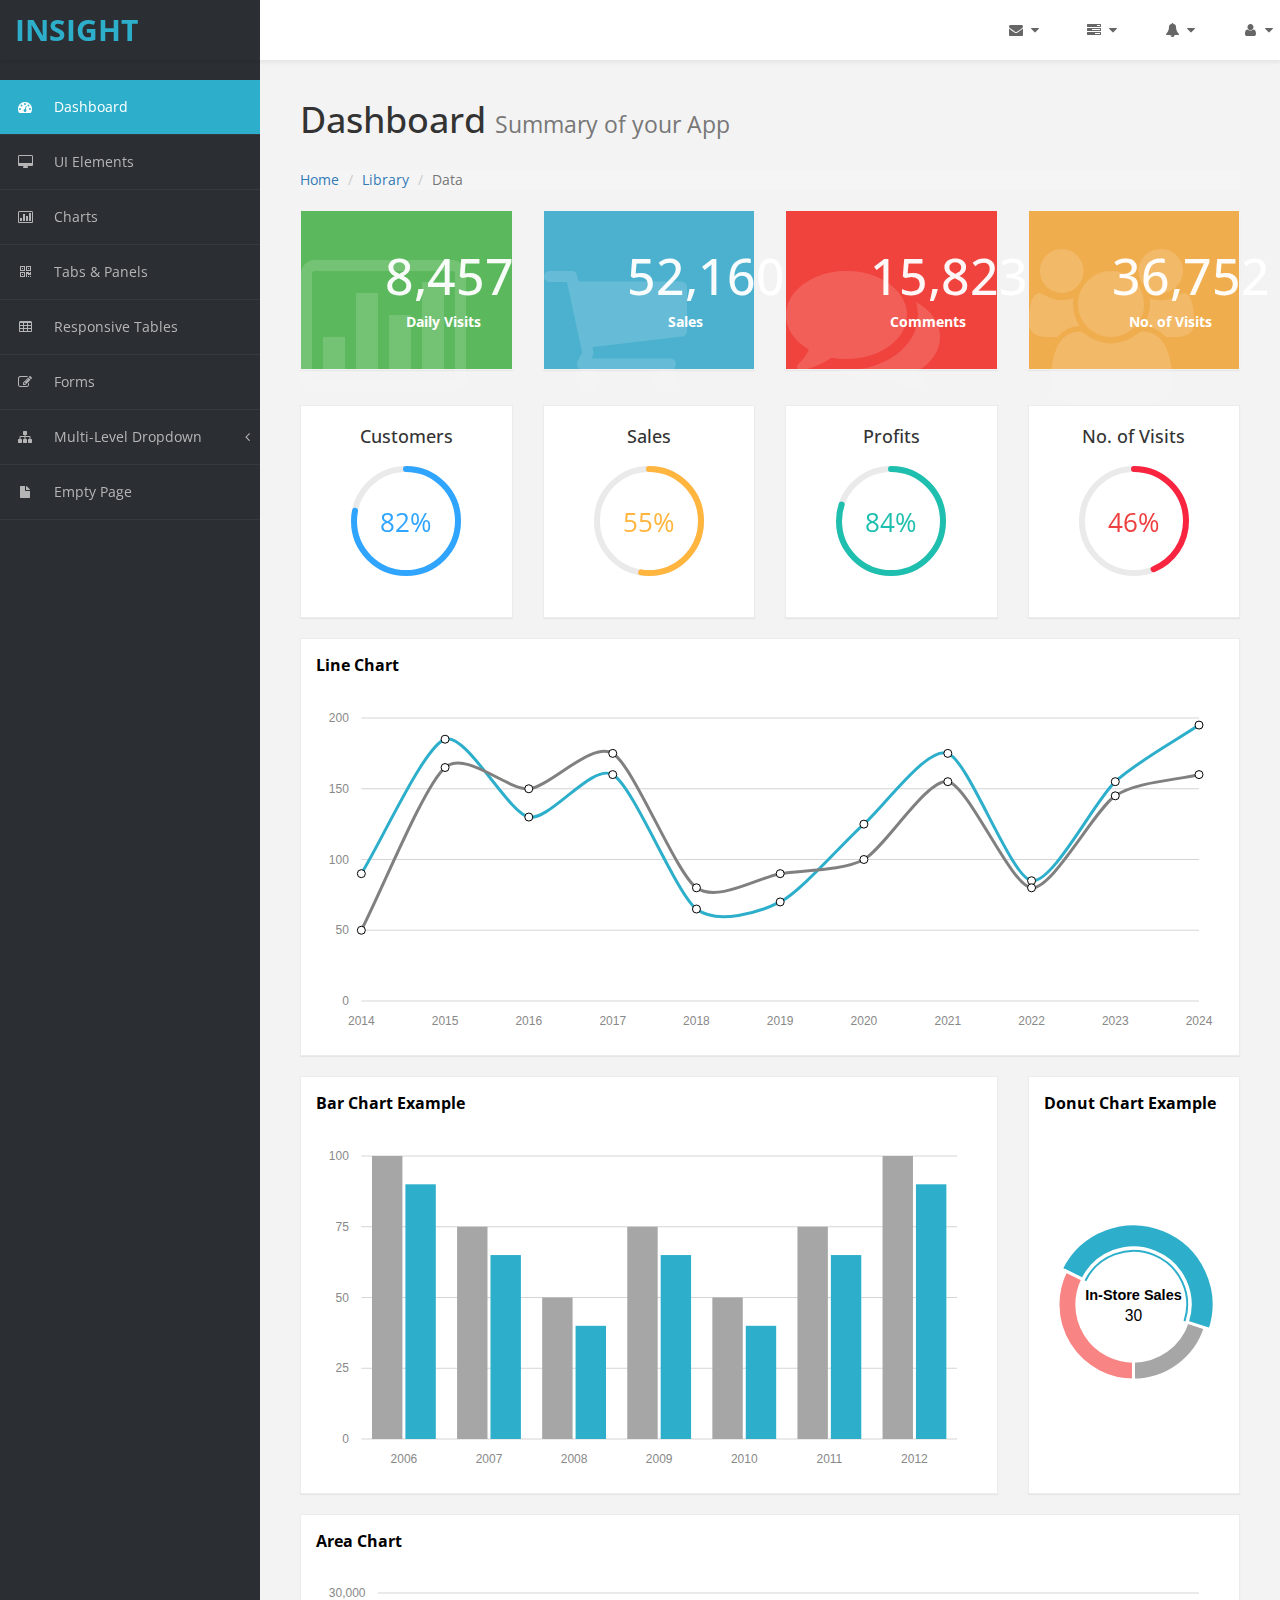
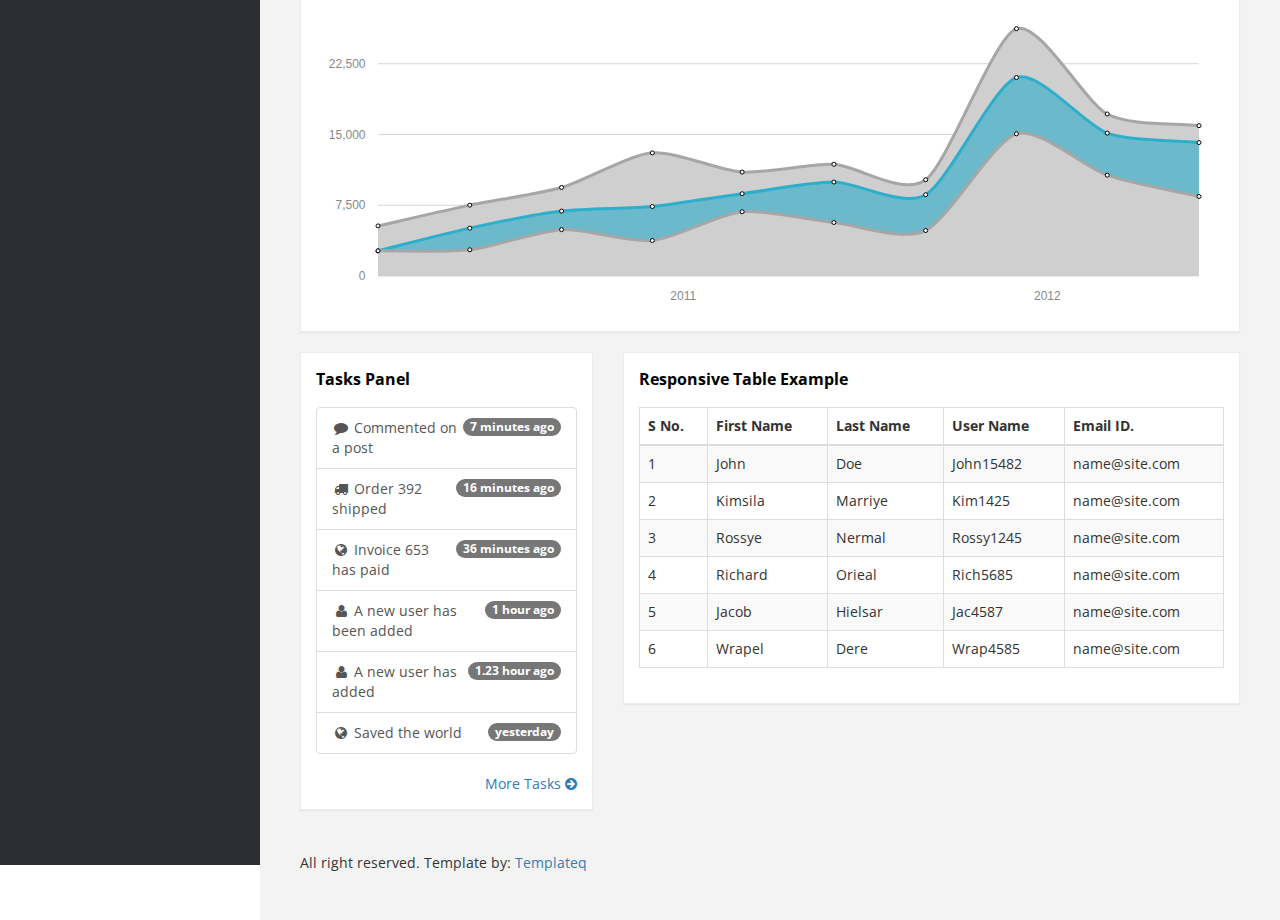
<file: insight-dashboard-free-template/index.html>
﻿<!DOCTYPE html>
<html xmlns="http://www.w3.org/1999/xhtml">

<head>
    <meta charset="utf-8" />
    <meta name="viewport" content="width=device-width, initial-scale=1.0" />
    <title>Insight Free Bootstrap Admin Template</title>
    <!-- Bootstrap Styles-->
    <link href="assets/css/bootstrap.css" rel="stylesheet" />
    <!-- FontAwesome Styles-->
    <link href="assets/css/font-awesome.css" rel="stylesheet" />
    <!-- Morris Chart Styles-->
    <link href="assets/js/morris/morris-0.4.3.min.css" rel="stylesheet" />
    <!-- Custom Styles-->
    <link href="assets/css/custom-styles.css" rel="stylesheet" />
    <!-- Google Fonts-->
    <link href='http://fonts.googleapis.com/css?family=Open+Sans' rel='stylesheet' type='text/css' />
</head>

<body>
    <div id="wrapper">
        <nav class="navbar navbar-default top-navbar" role="navigation">
            <div class="navbar-header">
                <button type="button" class="navbar-toggle" data-toggle="collapse" data-target=".sidebar-collapse">
                    <span class="sr-only">Toggle navigation</span>
                    <span class="icon-bar"></span>
                    <span class="icon-bar"></span>
                    <span class="icon-bar"></span>
                </button>
                <a class="navbar-brand" href="index.html"><b>In</b>sight</a>
            </div>

            <ul class="nav navbar-top-links navbar-right">
                <li class="dropdown">
                    <a class="dropdown-toggle" data-toggle="dropdown" href="#" aria-expanded="false">
                        <i class="fa fa-envelope fa-fw"></i> <i class="fa fa-caret-down"></i>
                    </a>
                    <ul class="dropdown-menu dropdown-messages">
                        <li>
                            <a href="#">
                                <div>
                                    <strong>John Doe</strong>
                                    <span class="pull-right text-muted">
                                        <em>Today</em>
                                    </span>
                                </div>
                                <div>Lorem Ipsum has been the industry's standard dummy text ever since the 1500s...</div>
                            </a>
                        </li>
                        <li class="divider"></li>
                        <li>
                            <a href="#">
                                <div>
                                    <strong>John Smith</strong>
                                    <span class="pull-right text-muted">
                                        <em>Yesterday</em>
                                    </span>
                                </div>
                                <div>Lorem Ipsum has been the industry's standard dummy text ever since an kwilnw...</div>
                            </a>
                        </li>
                        <li class="divider"></li>
                        <li>
                            <a href="#">
                                <div>
                                    <strong>John Smith</strong>
                                    <span class="pull-right text-muted">
                                        <em>Yesterday</em>
                                    </span>
                                </div>
                                <div>Lorem Ipsum has been the industry's standard dummy text ever since the...</div>
                            </a>
                        </li>
                        <li class="divider"></li>
                        <li>
                            <a class="text-center" href="#">
                                <strong>Read All Messages</strong>
                                <i class="fa fa-angle-right"></i>
                            </a>
                        </li>
                    </ul>
                    <!-- /.dropdown-messages -->
                </li>
                <!-- /.dropdown -->
                <li class="dropdown">
                    <a class="dropdown-toggle" data-toggle="dropdown" href="#" aria-expanded="false">
                        <i class="fa fa-tasks fa-fw"></i> <i class="fa fa-caret-down"></i>
                    </a>
                    <ul class="dropdown-menu dropdown-tasks">
                        <li>
                            <a href="#">
                                <div>
                                    <p>
                                        <strong>Task 1</strong>
                                        <span class="pull-right text-muted">60% Complete</span>
                                    </p>
                                    <div class="progress progress-striped active">
                                        <div class="progress-bar progress-bar-success" role="progressbar" aria-valuenow="60" aria-valuemin="0" aria-valuemax="100" style="width: 60%">
                                            <span class="sr-only">60% Complete (success)</span>
                                        </div>
                                    </div>
                                </div>
                            </a>
                        </li>
                        <li class="divider"></li>
                        <li>
                            <a href="#">
                                <div>
                                    <p>
                                        <strong>Task 2</strong>
                                        <span class="pull-right text-muted">28% Complete</span>
                                    </p>
                                    <div class="progress progress-striped active">
                                        <div class="progress-bar progress-bar-info" role="progressbar" aria-valuenow="28" aria-valuemin="0" aria-valuemax="100" style="width: 28%">
                                            <span class="sr-only">28% Complete</span>
                                        </div>
                                    </div>
                                </div>
                            </a>
                        </li>
                        <li class="divider"></li>
                        <li>
                            <a href="#">
                                <div>
                                    <p>
                                        <strong>Task 3</strong>
                                        <span class="pull-right text-muted">60% Complete</span>
                                    </p>
                                    <div class="progress progress-striped active">
                                        <div class="progress-bar progress-bar-warning" role="progressbar" aria-valuenow="60" aria-valuemin="0" aria-valuemax="100" style="width: 60%">
                                            <span class="sr-only">60% Complete (warning)</span>
                                        </div>
                                    </div>
                                </div>
                            </a>
                        </li>
                        <li class="divider"></li>
                        <li>
                            <a href="#">
                                <div>
                                    <p>
                                        <strong>Task 4</strong>
                                        <span class="pull-right text-muted">85% Complete</span>
                                    </p>
                                    <div class="progress progress-striped active">
                                        <div class="progress-bar progress-bar-danger" role="progressbar" aria-valuenow="85" aria-valuemin="0" aria-valuemax="100" style="width: 85%">
                                            <span class="sr-only">85% Complete (danger)</span>
                                        </div>
                                    </div>
                                </div>
                            </a>
                        </li>
                        <li class="divider"></li>
                        <li>
                            <a class="text-center" href="#">
                                <strong>See All Tasks</strong>
                                <i class="fa fa-angle-right"></i>
                            </a>
                        </li>
                    </ul>
                    <!-- /.dropdown-tasks -->
                </li>
                <!-- /.dropdown -->
                <li class="dropdown">
                    <a class="dropdown-toggle" data-toggle="dropdown" href="#" aria-expanded="false">
                        <i class="fa fa-bell fa-fw"></i> <i class="fa fa-caret-down"></i>
                    </a>
                    <ul class="dropdown-menu dropdown-alerts">
                        <li>
                            <a href="#">
                                <div>
                                    <i class="fa fa-comment fa-fw"></i> New Comment
                                    <span class="pull-right text-muted small">4 min</span>
                                </div>
                            </a>
                        </li>
                        <li class="divider"></li>
                        <li>
                            <a href="#">
                                <div>
                                    <i class="fa fa-twitter fa-fw"></i> 3 New Followers
                                    <span class="pull-right text-muted small">12 min</span>
                                </div>
                            </a>
                        </li>
                        <li class="divider"></li>
                        <li>
                            <a href="#">
                                <div>
                                    <i class="fa fa-envelope fa-fw"></i> Message Sent
                                    <span class="pull-right text-muted small">4 min</span>
                                </div>
                            </a>
                        </li>
                        <li class="divider"></li>
                        <li>
                            <a href="#">
                                <div>
                                    <i class="fa fa-tasks fa-fw"></i> New Task
                                    <span class="pull-right text-muted small">4 min</span>
                                </div>
                            </a>
                        </li>
                        <li class="divider"></li>
                        <li>
                            <a href="#">
                                <div>
                                    <i class="fa fa-upload fa-fw"></i> Server Rebooted
                                    <span class="pull-right text-muted small">4 min</span>
                                </div>
                            </a>
                        </li>
                        <li class="divider"></li>
                        <li>
                            <a class="text-center" href="#">
                                <strong>See All Alerts</strong>
                                <i class="fa fa-angle-right"></i>
                            </a>
                        </li>
                    </ul>
                    <!-- /.dropdown-alerts -->
                </li>
                <!-- /.dropdown -->
                <li class="dropdown">
                    <a class="dropdown-toggle" data-toggle="dropdown" href="#" aria-expanded="false">
                        <i class="fa fa-user fa-fw"></i> <i class="fa fa-caret-down"></i>
                    </a>
                    <ul class="dropdown-menu dropdown-user">
                        <li><a href="#"><i class="fa fa-user fa-fw"></i> User Profile</a>
                        </li>
                        <li><a href="#"><i class="fa fa-gear fa-fw"></i> Settings</a>
                        </li>
                        <li class="divider"></li>
                        <li><a href="#"><i class="fa fa-sign-out fa-fw"></i> Logout</a>
                        </li>
                    </ul>
                    <!-- /.dropdown-user -->
                </li>
                <!-- /.dropdown -->
            </ul>
        </nav>
        <!--/. NAV TOP  -->
        <nav class="navbar-default navbar-side" role="navigation">
            <div class="sidebar-collapse">
                <ul class="nav" id="main-menu">

                    <li>
                        <a class="active-menu" href="index.html"><i class="fa fa-dashboard"></i> Dashboard</a>
                    </li>
                    <li>
                        <a href="ui-elements.html"><i class="fa fa-desktop"></i> UI Elements</a>
                    </li>
					<li>
                        <a href="chart.html"><i class="fa fa-bar-chart-o"></i> Charts</a>
                    </li>
                    <li>
                        <a href="tab-panel.html"><i class="fa fa-qrcode"></i> Tabs & Panels</a>
                    </li>
                    
                    <li>
                        <a href="table.html"><i class="fa fa-table"></i> Responsive Tables</a>
                    </li>
                    <li>
                        <a href="form.html"><i class="fa fa-edit"></i> Forms </a>
                    </li>


                    <li>
                        <a href="#"><i class="fa fa-sitemap"></i> Multi-Level Dropdown<span class="fa arrow"></span></a>
                        <ul class="nav nav-second-level">
                            <li>
                                <a href="#">Second Level Link</a>
                            </li>
                            <li>
                                <a href="#">Second Level Link</a>
                            </li>
                            <li>
                                <a href="#">Second Level Link<span class="fa arrow"></span></a>
                                <ul class="nav nav-third-level">
                                    <li>
                                        <a href="#">Third Level Link</a>
                                    </li>
                                    <li>
                                        <a href="#">Third Level Link</a>
                                    </li>
                                    <li>
                                        <a href="#">Third Level Link</a>
                                    </li>

                                </ul>

                            </li>
                        </ul>
                    </li>
                    <li>
                        <a href="empty.html"><i class="fa fa-fw fa-file"></i> Empty Page</a>
                    </li>
                </ul>

            </div>

        </nav>
        <!-- /. NAV SIDE  -->
        <div id="page-wrapper">
            <div id="page-inner">


                <div class="row">
                    <div class="col-md-12">
                        <h1 class="page-header">
                            Dashboard <small>Summary of your App</small>
                        </h1>
						<ol class="breadcrumb">
  <li><a href="#">Home</a></li>
  <li><a href="#">Library</a></li>
  <li class="active">Data</li>
</ol>
                    </div>
                </div>
				
				
                <!-- /. ROW  -->

                <div class="row">
                    <div class="col-md-3 col-sm-12 col-xs-12">
                        <div class="panel panel-primary text-center no-boder bg-color-green green">
                            <div class="panel-left pull-left green">
                                <i class="fa fa-bar-chart-o fa-5x"></i>
                                
                            </div>
                            <div class="panel-right pull-right">
								<h3>8,457</h3>
                               <strong> Daily Visits</strong>
                            </div>
                        </div>
                    </div>
                    <div class="col-md-3 col-sm-12 col-xs-12">
                        <div class="panel panel-primary text-center no-boder bg-color-blue blue">
                              <div class="panel-left pull-left blue">
                                <i class="fa fa-shopping-cart fa-5x"></i>
								</div>
                                
                            <div class="panel-right pull-right">
							<h3>52,160 </h3>
                               <strong> Sales</strong>

                            </div>
                        </div>
                    </div>
                    <div class="col-md-3 col-sm-12 col-xs-12">
                        <div class="panel panel-primary text-center no-boder bg-color-red red">
                            <div class="panel-left pull-left red">
                                <i class="fa fa fa-comments fa-5x"></i>
                               
                            </div>
                            <div class="panel-right pull-right">
							 <h3>15,823 </h3>
                               <strong> Comments </strong>

                            </div>
                        </div>
                    </div>
                    <div class="col-md-3 col-sm-12 col-xs-12">
                        <div class="panel panel-primary text-center no-boder bg-color-brown brown">
                            <div class="panel-left pull-left brown">
                                <i class="fa fa-users fa-5x"></i>
                                
                            </div>
                            <div class="panel-right pull-right">
							<h3>36,752 </h3>
                             <strong>No. of Visits</strong>

                            </div>
                        </div>
                    </div>
                </div>
				
		
		<div class="row">
			<div class="col-xs-6 col-md-3">
				<div class="panel panel-default">
					<div class="panel-body easypiechart-panel">
						<h4>Customers</h4>
						<div class="easypiechart" id="easypiechart-blue" data-percent="82" ><span class="percent">82%</span>
						</div>
					</div>
				</div>
			</div>
			<div class="col-xs-6 col-md-3">
				<div class="panel panel-default">
					<div class="panel-body easypiechart-panel">
						<h4>Sales</h4>
						<div class="easypiechart" id="easypiechart-orange" data-percent="55" ><span class="percent">55%</span>
						</div>
					</div>
				</div>
			</div>
			<div class="col-xs-6 col-md-3">
				<div class="panel panel-default">
					<div class="panel-body easypiechart-panel">
						<h4>Profits</h4>
						<div class="easypiechart" id="easypiechart-teal" data-percent="84" ><span class="percent">84%</span>
						</div>
					</div>
				</div>
			</div>
			<div class="col-xs-6 col-md-3">
				<div class="panel panel-default">
					<div class="panel-body easypiechart-panel">
						<h4>No. of Visits</h4>
						<div class="easypiechart" id="easypiechart-red" data-percent="46" ><span class="percent">46%</span>
						</div>
					</div>
				</div>
			</div>
		</div><!--/.row-->
			
				<div class="row">
				<div class="col-md-12">
					<div class="panel panel-default">
						<div class="panel-heading">
							Line Chart
						</div>
						<div class="panel-body">
							<div id="morris-line-chart"></div>
						</div>
					</div>  
					</div>		
				</div> 
				
				
				
                <div class="row">
                    <div class="col-md-9 col-sm-12 col-xs-12">
                        <div class="panel panel-default">
                            <div class="panel-heading">
                                Bar Chart Example
                            </div>
                            <div class="panel-body">
                                <div id="morris-bar-chart"></div>
                            </div>
                        </div>
                    </div>
                    <div class="col-md-3 col-sm-12 col-xs-12">
                        <div class="panel panel-default">
                            <div class="panel-heading">
                                Donut Chart Example
                            </div>
                            <div class="panel-body">
                                <div id="morris-donut-chart"></div>
                            </div>
                        </div>
                    </div>

                </div>
				<div class="row">
				<div class="col-md-12">
					<div class="panel panel-default">
						<div class="panel-heading">
							Area Chart
						</div>
						<div class="panel-body">
							<div id="morris-area-chart"></div>
						</div>
					</div>  
					</div>		
				</div> 	
                <!-- /. ROW  -->

	   
				
				
				
                <div class="row">
                    <div class="col-md-4 col-sm-12 col-xs-12">
                        <div class="panel panel-default">
                            <div class="panel-heading">
                                Tasks Panel
                            </div>
                            <div class="panel-body">
                                <div class="list-group">

                                    <a href="#" class="list-group-item">
                                        <span class="badge">7 minutes ago</span>
                                        <i class="fa fa-fw fa-comment"></i> Commented on a post
                                    </a>
                                    <a href="#" class="list-group-item">
                                        <span class="badge">16 minutes ago</span>
                                        <i class="fa fa-fw fa-truck"></i> Order 392 shipped
                                    </a>
                                    <a href="#" class="list-group-item">
                                        <span class="badge">36 minutes ago</span>
                                        <i class="fa fa-fw fa-globe"></i> Invoice 653 has paid
                                    </a>
                                    <a href="#" class="list-group-item">
                                        <span class="badge">1 hour ago</span>
                                        <i class="fa fa-fw fa-user"></i> A new user has been added
                                    </a>
                                    <a href="#" class="list-group-item">
                                        <span class="badge">1.23 hour ago</span>
                                        <i class="fa fa-fw fa-user"></i> A new user has added
                                    </a>
                                    <a href="#" class="list-group-item">
                                        <span class="badge">yesterday</span>
                                        <i class="fa fa-fw fa-globe"></i> Saved the world
                                    </a>
                                </div>
                                <div class="text-right">
                                    <a href="#">More Tasks <i class="fa fa-arrow-circle-right"></i></a>
                                </div>
                            </div>
                        </div>

                    </div>
                    <div class="col-md-8 col-sm-12 col-xs-12">

                        <div class="panel panel-default">
                            <div class="panel-heading">
                                Responsive Table Example
                            </div> 
                            <div class="panel-body">
                                <div class="table-responsive">
                                    <table class="table table-striped table-bordered table-hover">
                                        <thead>
                                            <tr>
                                                <th>S No.</th>
                                                <th>First Name</th>
                                                <th>Last Name</th>
                                                <th>User Name</th>
                                                <th>Email ID.</th>
                                            </tr>
                                        </thead>
                                        <tbody>
                                            <tr>
                                                <td>1</td>
                                                <td>John</td>
                                                <td>Doe</td>
                                                <td>John15482</td>
                                                <td>name@site.com</td>
                                            </tr>
                                            <tr>
                                                <td>2</td>
                                                <td>Kimsila</td>
                                                <td>Marriye</td>
                                                <td>Kim1425</td>
                                                <td>name@site.com</td>
                                            </tr>
                                            <tr>
                                                <td>3</td>
                                                <td>Rossye</td>
                                                <td>Nermal</td>
                                                <td>Rossy1245</td>
                                                <td>name@site.com</td>
                                            </tr>
                                            <tr>
                                                <td>4</td>
                                                <td>Richard</td>
                                                <td>Orieal</td>
                                                <td>Rich5685</td>
                                                <td>name@site.com</td>
                                            </tr>
                                            <tr>
                                                <td>5</td>
                                                <td>Jacob</td>
                                                <td>Hielsar</td>
                                                <td>Jac4587</td>
                                                <td>name@site.com</td>
                                            </tr>
                                            <tr>
                                                <td>6</td>
                                                <td>Wrapel</td>
                                                <td>Dere</td>
                                                <td>Wrap4585</td>
                                                <td>name@site.com</td>
                                            </tr>

                                        </tbody>
                                    </table>
                                </div>
                            </div>
                        </div>

                    </div>
                </div>
                <!-- /. ROW  -->
				<footer><p>All right reserved. Template by: <a href="http://Templateq.com">Templateq</a></p></footer>
            </div>
            <!-- /. PAGE INNER  -->
        </div>
        <!-- /. PAGE WRAPPER  -->
    </div>
    <!-- /. WRAPPER  -->
    <!-- JS Scripts-->
    <!-- jQuery Js -->
    <script src="assets/js/jquery-1.10.2.js"></script>
    <!-- Bootstrap Js -->
    <script src="assets/js/bootstrap.min.js"></script>
	 
    <!-- Metis Menu Js -->
    <script src="assets/js/jquery.metisMenu.js"></script>
    <!-- Morris Chart Js -->
    <script src="assets/js/morris/raphael-2.1.0.min.js"></script>
    <script src="assets/js/morris/morris.js"></script>
	
	
	<script src="assets/js/easypiechart.js"></script>
	<script src="assets/js/easypiechart-data.js"></script>
	
	
    <!-- Custom Js -->
    <script src="assets/js/custom-scripts.js"></script>


</body>

</html>
</file>
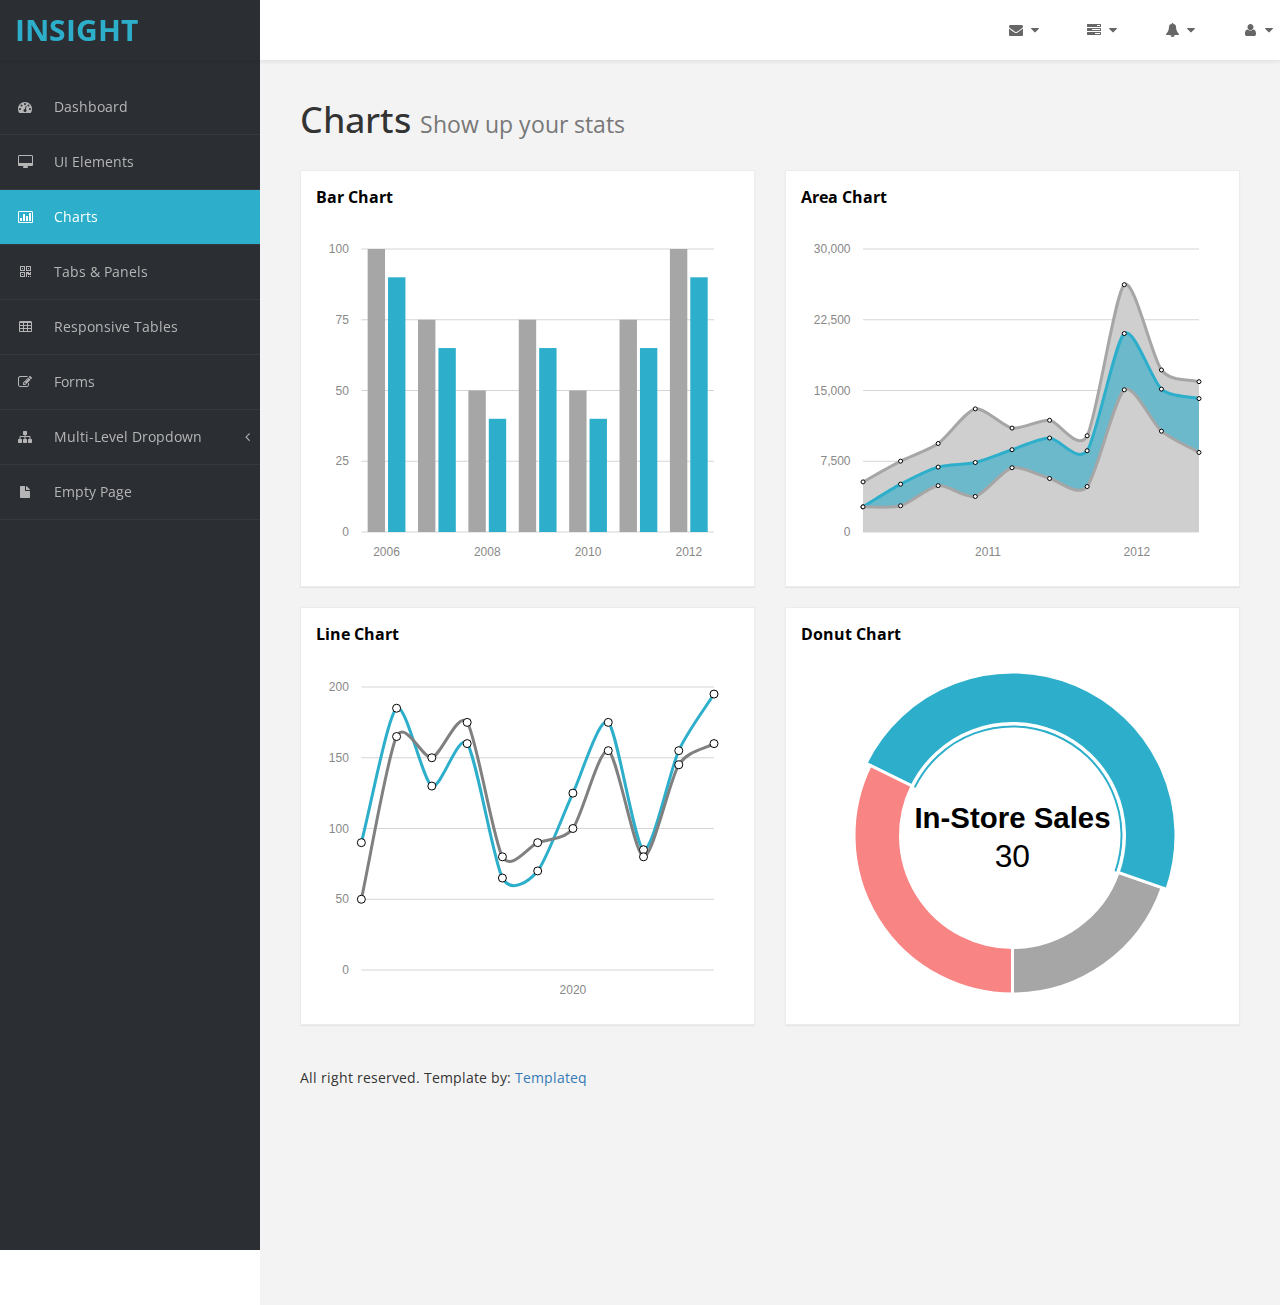
<file: insight-dashboard-free-template/chart.html>
﻿<!DOCTYPE html>
<html xmlns="http://www.w3.org/1999/xhtml">
<head>
      <meta charset="utf-8" />
    <meta name="viewport" content="width=device-width, initial-scale=1.0" />
    <title>Free Bootstrap Admin Template : Dream</title>
	<!-- Bootstrap Styles-->
    <link href="assets/css/bootstrap.css" rel="stylesheet" />
     <!-- FontAwesome Styles-->
    <link href="assets/css/font-awesome.css" rel="stylesheet" />
     <!-- Morris Chart Styles-->
    <link href="assets/js/morris/morris-0.4.3.min.css" rel="stylesheet" />
        <!-- Custom Styles-->
    <link href="assets/css/custom-styles.css" rel="stylesheet" />
     <!-- Google Fonts-->
   <link href='http://fonts.googleapis.com/css?family=Open+Sans' rel='stylesheet' type='text/css' />
</head>
<body>
    <div id="wrapper">
        <nav class="navbar navbar-default top-navbar" role="navigation">
            <div class="navbar-header">
                <button type="button" class="navbar-toggle" data-toggle="collapse" data-target=".sidebar-collapse">
                    <span class="sr-only">Toggle navigation</span>
                    <span class="icon-bar"></span>
                    <span class="icon-bar"></span>
                    <span class="icon-bar"></span>
                </button>
                <a class="navbar-brand" href="index.html"><b>In</b>sight</a>
            </div>

            <ul class="nav navbar-top-links navbar-right">
                <li class="dropdown">
                    <a class="dropdown-toggle" data-toggle="dropdown" href="#" aria-expanded="false">
                        <i class="fa fa-envelope fa-fw"></i> <i class="fa fa-caret-down"></i>
                    </a>
                    <ul class="dropdown-menu dropdown-messages">
                        <li>
                            <a href="#">
                                <div>
                                    <strong>John Doe</strong>
                                    <span class="pull-right text-muted">
                                        <em>Today</em>
                                    </span>
                                </div>
                                <div>Lorem Ipsum has been the industry's standard dummy text ever since the 1500s...</div>
                            </a>
                        </li>
                        <li class="divider"></li>
                        <li>
                            <a href="#">
                                <div>
                                    <strong>John Smith</strong>
                                    <span class="pull-right text-muted">
                                        <em>Yesterday</em>
                                    </span>
                                </div>
                                <div>Lorem Ipsum has been the industry's standard dummy text ever since an kwilnw...</div>
                            </a>
                        </li>
                        <li class="divider"></li>
                        <li>
                            <a href="#">
                                <div>
                                    <strong>John Smith</strong>
                                    <span class="pull-right text-muted">
                                        <em>Yesterday</em>
                                    </span>
                                </div>
                                <div>Lorem Ipsum has been the industry's standard dummy text ever since the...</div>
                            </a>
                        </li>
                        <li class="divider"></li>
                        <li>
                            <a class="text-center" href="#">
                                <strong>Read All Messages</strong>
                                <i class="fa fa-angle-right"></i>
                            </a>
                        </li>
                    </ul>
                    <!-- /.dropdown-messages -->
                </li>
                <!-- /.dropdown -->
                <li class="dropdown">
                    <a class="dropdown-toggle" data-toggle="dropdown" href="#" aria-expanded="false">
                        <i class="fa fa-tasks fa-fw"></i> <i class="fa fa-caret-down"></i>
                    </a>
                    <ul class="dropdown-menu dropdown-tasks">
                        <li>
                            <a href="#">
                                <div>
                                    <p>
                                        <strong>Task 1</strong>
                                        <span class="pull-right text-muted">60% Complete</span>
                                    </p>
                                    <div class="progress progress-striped active">
                                        <div class="progress-bar progress-bar-success" role="progressbar" aria-valuenow="60" aria-valuemin="0" aria-valuemax="100" style="width: 60%">
                                            <span class="sr-only">60% Complete (success)</span>
                                        </div>
                                    </div>
                                </div>
                            </a>
                        </li>
                        <li class="divider"></li>
                        <li>
                            <a href="#">
                                <div>
                                    <p>
                                        <strong>Task 2</strong>
                                        <span class="pull-right text-muted">28% Complete</span>
                                    </p>
                                    <div class="progress progress-striped active">
                                        <div class="progress-bar progress-bar-info" role="progressbar" aria-valuenow="28" aria-valuemin="0" aria-valuemax="100" style="width: 28%">
                                            <span class="sr-only">28% Complete</span>
                                        </div>
                                    </div>
                                </div>
                            </a>
                        </li>
                        <li class="divider"></li>
                        <li>
                            <a href="#">
                                <div>
                                    <p>
                                        <strong>Task 3</strong>
                                        <span class="pull-right text-muted">60% Complete</span>
                                    </p>
                                    <div class="progress progress-striped active">
                                        <div class="progress-bar progress-bar-warning" role="progressbar" aria-valuenow="60" aria-valuemin="0" aria-valuemax="100" style="width: 60%">
                                            <span class="sr-only">60% Complete (warning)</span>
                                        </div>
                                    </div>
                                </div>
                            </a>
                        </li>
                        <li class="divider"></li>
                        <li>
                            <a href="#">
                                <div>
                                    <p>
                                        <strong>Task 4</strong>
                                        <span class="pull-right text-muted">85% Complete</span>
                                    </p>
                                    <div class="progress progress-striped active">
                                        <div class="progress-bar progress-bar-danger" role="progressbar" aria-valuenow="85" aria-valuemin="0" aria-valuemax="100" style="width: 85%">
                                            <span class="sr-only">85% Complete (danger)</span>
                                        </div>
                                    </div>
                                </div>
                            </a>
                        </li>
                        <li class="divider"></li>
                        <li>
                            <a class="text-center" href="#">
                                <strong>See All Tasks</strong>
                                <i class="fa fa-angle-right"></i>
                            </a>
                        </li>
                    </ul>
                    <!-- /.dropdown-tasks -->
                </li>
                <!-- /.dropdown -->
                <li class="dropdown">
                    <a class="dropdown-toggle" data-toggle="dropdown" href="#" aria-expanded="false">
                        <i class="fa fa-bell fa-fw"></i> <i class="fa fa-caret-down"></i>
                    </a>
                    <ul class="dropdown-menu dropdown-alerts">
                        <li>
                            <a href="#">
                                <div>
                                    <i class="fa fa-comment fa-fw"></i> New Comment
                                    <span class="pull-right text-muted small">4 min</span>
                                </div>
                            </a>
                        </li>
                        <li class="divider"></li>
                        <li>
                            <a href="#">
                                <div>
                                    <i class="fa fa-twitter fa-fw"></i> 3 New Followers
                                    <span class="pull-right text-muted small">12 min</span>
                                </div>
                            </a>
                        </li>
                        <li class="divider"></li>
                        <li>
                            <a href="#">
                                <div>
                                    <i class="fa fa-envelope fa-fw"></i> Message Sent
                                    <span class="pull-right text-muted small">4 min</span>
                                </div>
                            </a>
                        </li>
                        <li class="divider"></li>
                        <li>
                            <a href="#">
                                <div>
                                    <i class="fa fa-tasks fa-fw"></i> New Task
                                    <span class="pull-right text-muted small">4 min</span>
                                </div>
                            </a>
                        </li>
                        <li class="divider"></li>
                        <li>
                            <a href="#">
                                <div>
                                    <i class="fa fa-upload fa-fw"></i> Server Rebooted
                                    <span class="pull-right text-muted small">4 min</span>
                                </div>
                            </a>
                        </li>
                        <li class="divider"></li>
                        <li>
                            <a class="text-center" href="#">
                                <strong>See All Alerts</strong>
                                <i class="fa fa-angle-right"></i>
                            </a>
                        </li>
                    </ul>
                    <!-- /.dropdown-alerts -->
                </li>
                <!-- /.dropdown -->
                <li class="dropdown">
                    <a class="dropdown-toggle" data-toggle="dropdown" href="#" aria-expanded="false">
                        <i class="fa fa-user fa-fw"></i> <i class="fa fa-caret-down"></i>
                    </a>
                    <ul class="dropdown-menu dropdown-user">
                        <li><a href="#"><i class="fa fa-user fa-fw"></i> User Profile</a>
                        </li>
                        <li><a href="#"><i class="fa fa-gear fa-fw"></i> Settings</a>
                        </li>
                        <li class="divider"></li>
                        <li><a href="#"><i class="fa fa-sign-out fa-fw"></i> Logout</a>
                        </li>
                    </ul>
                    <!-- /.dropdown-user -->
                </li>
                <!-- /.dropdown -->
            </ul>
        </nav>
        <!--/. NAV TOP  -->
        <nav class="navbar-default navbar-side" role="navigation">
            <div class="sidebar-collapse">
                <ul class="nav" id="main-menu">

                    <li>
                        <a href="index.html"><i class="fa fa-dashboard"></i> Dashboard</a>
                    </li>
                    <li>
                        <a href="ui-elements.html"><i class="fa fa-desktop"></i> UI Elements</a>
                    </li>
					<li>
                        <a href="chart.html" class="active-menu"><i class="fa fa-bar-chart-o"></i> Charts</a>
                    </li>
                    <li>
                        <a href="tab-panel.html"><i class="fa fa-qrcode"></i> Tabs & Panels</a>
                    </li>
                    
                    <li>
                        <a href="table.html"><i class="fa fa-table"></i> Responsive Tables</a>
                    </li>
                    <li>
                        <a href="form.html"><i class="fa fa-edit"></i> Forms </a>
                    </li>


                    <li>
                        <a href="#"><i class="fa fa-sitemap"></i> Multi-Level Dropdown<span class="fa arrow"></span></a>
                        <ul class="nav nav-second-level">
                            <li>
                                <a href="#">Second Level Link</a>
                            </li>
                            <li>
                                <a href="#">Second Level Link</a>
                            </li>
                            <li>
                                <a href="#">Second Level Link<span class="fa arrow"></span></a>
                                <ul class="nav nav-third-level">
                                    <li>
                                        <a href="#">Third Level Link</a>
                                    </li>
                                    <li>
                                        <a href="#">Third Level Link</a>
                                    </li>
                                    <li>
                                        <a href="#">Third Level Link</a>
                                    </li>

                                </ul>

                            </li>
                        </ul>
                    </li>
                    <li>
                        <a href="empty.html"><i class="fa fa-fw fa-file"></i> Empty Page</a>
                    </li>
                </ul>

            </div>

        </nav>
        <!-- /. NAV SIDE  -->
        <div id="page-wrapper" >
            <div id="page-inner">
			 <div class="row">
                    <div class="col-md-12">
                        <h1 class="page-header">
                            Charts <small>Show up your stats</small>
                        </h1>
                    </div>
                </div> 
                 <!-- /. ROW  -->
             
                <div class="row"> 
                    
                      
                               <div class="col-md-6 col-sm-12 col-xs-12">                     
                    <div class="panel panel-default">
                        <div class="panel-heading">
                            Bar Chart
                        </div>
                        <div class="panel-body">
                            <div id="morris-bar-chart"></div>
                        </div>
                    </div>            
                </div>
                      <div class="col-md-6 col-sm-12 col-xs-12">                     
                    <div class="panel panel-default">
                        <div class="panel-heading">
                            Area Chart
                        </div>
                        <div class="panel-body">
                            <div id="morris-area-chart"></div>
                        </div>
                    </div>            
                </div> 
                
           </div>
                 <!-- /. ROW  -->
                <div class="row">                     
                      
                               <div class="col-md-6 col-sm-12 col-xs-12">                     
                    <div class="panel panel-default">
                        <div class="panel-heading">
                            Line Chart
                        </div>
                        <div class="panel-body">
                            <div id="morris-line-chart"></div>
                        </div>
                    </div>            
                </div>
                      <div class="col-md-6 col-sm-12 col-xs-12">                     
                    <div class="panel panel-default">
                        <div class="panel-heading">
                            Donut Chart
                        </div>
                        <div class="panel-body">                            
							<div id="morris-donut-chart"></div>
                        </div>
                    </div>            
                </div> 
                
           </div>
                 <!-- /. ROW  -->
				 <footer><p>All right reserved. Template by: <a href="http://Templateq.com">Templateq</a></p></footer>
				</div>
             <!-- /. PAGE INNER  -->
            </div>
         <!-- /. PAGE WRAPPER  -->
        </div>
     <!-- /. WRAPPER  -->
    <!-- JS Scripts-->
    <!-- jQuery Js -->
    <script src="assets/js/jquery-1.10.2.js"></script>
      <!-- Bootstrap Js -->
    <script src="assets/js/bootstrap.min.js"></script>
    <!-- Metis Menu Js -->
    <script src="assets/js/jquery.metisMenu.js"></script>
     <!-- Morris Chart Js -->
     <script src="assets/js/morris/raphael-2.1.0.min.js"></script>
    <script src="assets/js/morris/morris.js"></script>
      <!-- Custom Js -->
    <script src="assets/js/custom-scripts.js"></script>
    
   
</body>
</html>
</file>
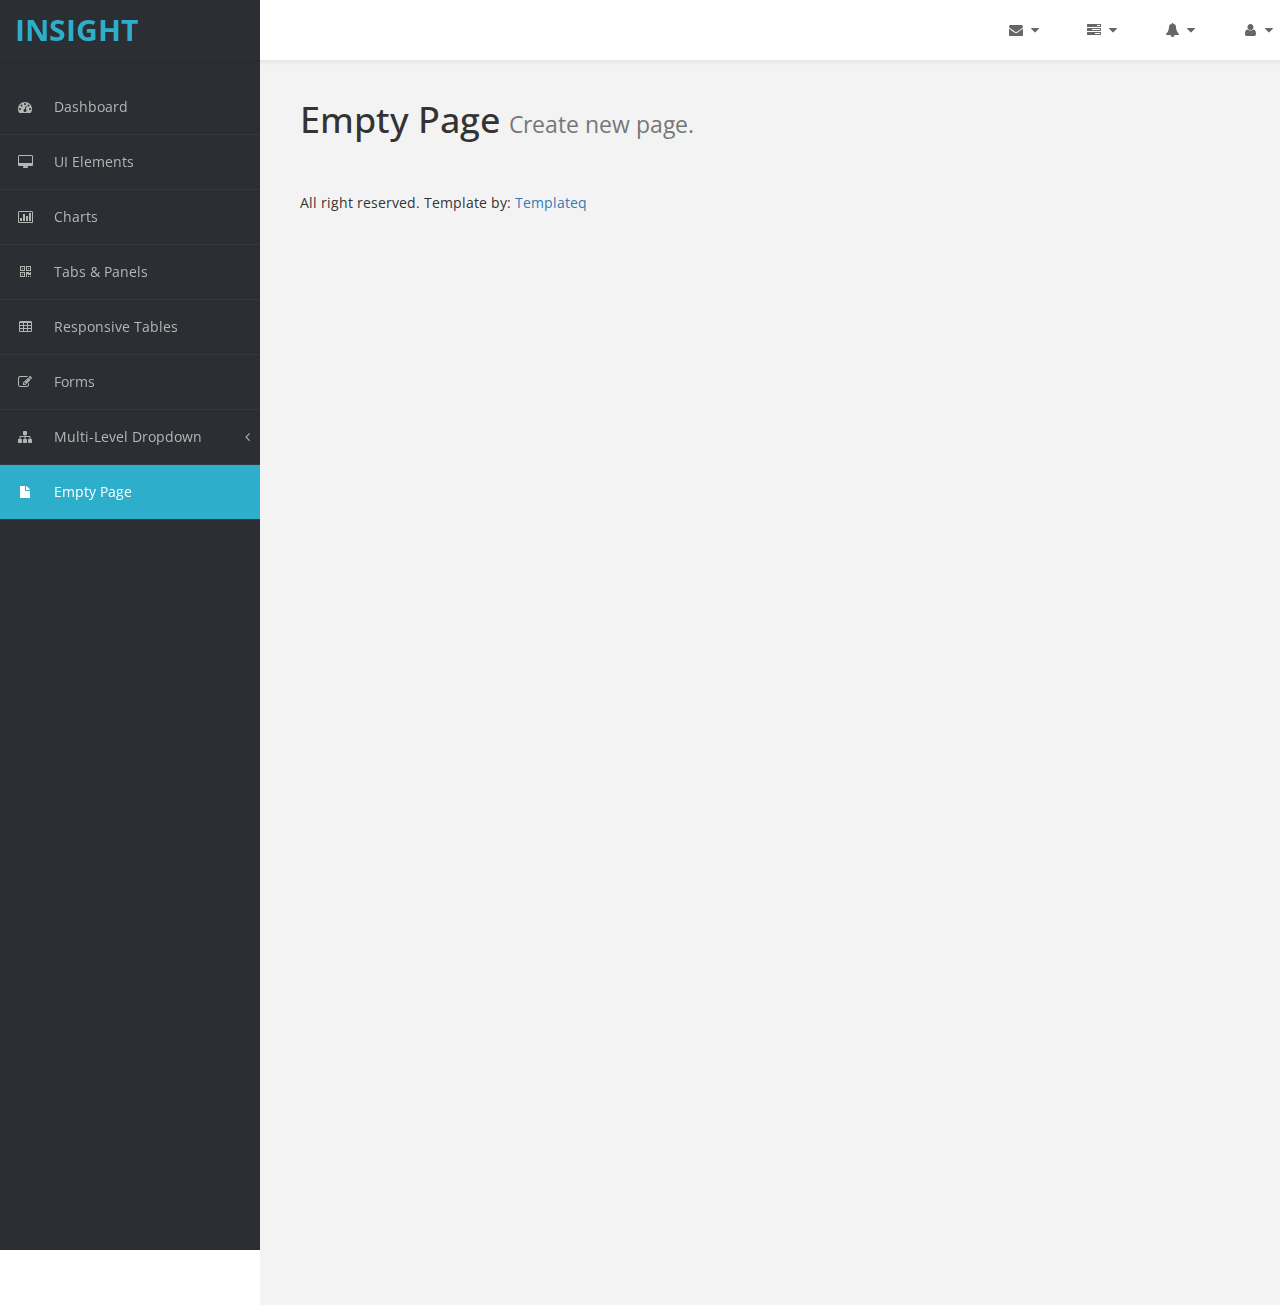
<file: insight-dashboard-free-template/empty.html>
﻿<!DOCTYPE html>
<html xmlns="http://www.w3.org/1999/xhtml">
<head>
    <meta charset="utf-8" />
    <meta name="viewport" content="width=device-width, initial-scale=1.0" />
    <title>Free Bootstrap Admin Template : Insight</title>
	<!-- Bootstrap Styles-->
    <link href="assets/css/bootstrap.css" rel="stylesheet" />
     <!-- FontAwesome Styles-->
    <link href="assets/css/font-awesome.css" rel="stylesheet" />
        <!-- Custom Styles-->
    <link href="assets/css/custom-styles.css" rel="stylesheet" />
     <!-- Google Fonts-->
   <link href='http://fonts.googleapis.com/css?family=Open+Sans' rel='stylesheet' type='text/css' />
</head>
<body>
    <div id="wrapper">
        <nav class="navbar navbar-default top-navbar" role="navigation">
            <div class="navbar-header">
                <button type="button" class="navbar-toggle" data-toggle="collapse" data-target=".sidebar-collapse">
                    <span class="sr-only">Toggle navigation</span>
                    <span class="icon-bar"></span>
                    <span class="icon-bar"></span>
                    <span class="icon-bar"></span>
                </button>
                <a class="navbar-brand" href="index.html"><b>In</b>sight</a>
            </div>

            <ul class="nav navbar-top-links navbar-right">
                <li class="dropdown">
                    <a class="dropdown-toggle" data-toggle="dropdown" href="#" aria-expanded="false">
                        <i class="fa fa-envelope fa-fw"></i> <i class="fa fa-caret-down"></i>
                    </a>
                    <ul class="dropdown-menu dropdown-messages">
                        <li>
                            <a href="#">
                                <div>
                                    <strong>John Doe</strong>
                                    <span class="pull-right text-muted">
                                        <em>Today</em>
                                    </span>
                                </div>
                                <div>Lorem Ipsum has been the industry's standard dummy text ever since the 1500s...</div>
                            </a>
                        </li>
                        <li class="divider"></li>
                        <li>
                            <a href="#">
                                <div>
                                    <strong>John Smith</strong>
                                    <span class="pull-right text-muted">
                                        <em>Yesterday</em>
                                    </span>
                                </div>
                                <div>Lorem Ipsum has been the industry's standard dummy text ever since an kwilnw...</div>
                            </a>
                        </li>
                        <li class="divider"></li>
                        <li>
                            <a href="#">
                                <div>
                                    <strong>John Smith</strong>
                                    <span class="pull-right text-muted">
                                        <em>Yesterday</em>
                                    </span>
                                </div>
                                <div>Lorem Ipsum has been the industry's standard dummy text ever since the...</div>
                            </a>
                        </li>
                        <li class="divider"></li>
                        <li>
                            <a class="text-center" href="#">
                                <strong>Read All Messages</strong>
                                <i class="fa fa-angle-right"></i>
                            </a>
                        </li>
                    </ul>
                    <!-- /.dropdown-messages -->
                </li>
                <!-- /.dropdown -->
                <li class="dropdown">
                    <a class="dropdown-toggle" data-toggle="dropdown" href="#" aria-expanded="false">
                        <i class="fa fa-tasks fa-fw"></i> <i class="fa fa-caret-down"></i>
                    </a>
                    <ul class="dropdown-menu dropdown-tasks">
                        <li>
                            <a href="#">
                                <div>
                                    <p>
                                        <strong>Task 1</strong>
                                        <span class="pull-right text-muted">60% Complete</span>
                                    </p>
                                    <div class="progress progress-striped active">
                                        <div class="progress-bar progress-bar-success" role="progressbar" aria-valuenow="60" aria-valuemin="0" aria-valuemax="100" style="width: 60%">
                                            <span class="sr-only">60% Complete (success)</span>
                                        </div>
                                    </div>
                                </div>
                            </a>
                        </li>
                        <li class="divider"></li>
                        <li>
                            <a href="#">
                                <div>
                                    <p>
                                        <strong>Task 2</strong>
                                        <span class="pull-right text-muted">28% Complete</span>
                                    </p>
                                    <div class="progress progress-striped active">
                                        <div class="progress-bar progress-bar-info" role="progressbar" aria-valuenow="28" aria-valuemin="0" aria-valuemax="100" style="width: 28%">
                                            <span class="sr-only">28% Complete</span>
                                        </div>
                                    </div>
                                </div>
                            </a>
                        </li>
                        <li class="divider"></li>
                        <li>
                            <a href="#">
                                <div>
                                    <p>
                                        <strong>Task 3</strong>
                                        <span class="pull-right text-muted">60% Complete</span>
                                    </p>
                                    <div class="progress progress-striped active">
                                        <div class="progress-bar progress-bar-warning" role="progressbar" aria-valuenow="60" aria-valuemin="0" aria-valuemax="100" style="width: 60%">
                                            <span class="sr-only">60% Complete (warning)</span>
                                        </div>
                                    </div>
                                </div>
                            </a>
                        </li>
                        <li class="divider"></li>
                        <li>
                            <a href="#">
                                <div>
                                    <p>
                                        <strong>Task 4</strong>
                                        <span class="pull-right text-muted">85% Complete</span>
                                    </p>
                                    <div class="progress progress-striped active">
                                        <div class="progress-bar progress-bar-danger" role="progressbar" aria-valuenow="85" aria-valuemin="0" aria-valuemax="100" style="width: 85%">
                                            <span class="sr-only">85% Complete (danger)</span>
                                        </div>
                                    </div>
                                </div>
                            </a>
                        </li>
                        <li class="divider"></li>
                        <li>
                            <a class="text-center" href="#">
                                <strong>See All Tasks</strong>
                                <i class="fa fa-angle-right"></i>
                            </a>
                        </li>
                    </ul>
                    <!-- /.dropdown-tasks -->
                </li>
                <!-- /.dropdown -->
                <li class="dropdown">
                    <a class="dropdown-toggle" data-toggle="dropdown" href="#" aria-expanded="false">
                        <i class="fa fa-bell fa-fw"></i> <i class="fa fa-caret-down"></i>
                    </a>
                    <ul class="dropdown-menu dropdown-alerts">
                        <li>
                            <a href="#">
                                <div>
                                    <i class="fa fa-comment fa-fw"></i> New Comment
                                    <span class="pull-right text-muted small">4 min</span>
                                </div>
                            </a>
                        </li>
                        <li class="divider"></li>
                        <li>
                            <a href="#">
                                <div>
                                    <i class="fa fa-twitter fa-fw"></i> 3 New Followers
                                    <span class="pull-right text-muted small">12 min</span>
                                </div>
                            </a>
                        </li>
                        <li class="divider"></li>
                        <li>
                            <a href="#">
                                <div>
                                    <i class="fa fa-envelope fa-fw"></i> Message Sent
                                    <span class="pull-right text-muted small">4 min</span>
                                </div>
                            </a>
                        </li>
                        <li class="divider"></li>
                        <li>
                            <a href="#">
                                <div>
                                    <i class="fa fa-tasks fa-fw"></i> New Task
                                    <span class="pull-right text-muted small">4 min</span>
                                </div>
                            </a>
                        </li>
                        <li class="divider"></li>
                        <li>
                            <a href="#">
                                <div>
                                    <i class="fa fa-upload fa-fw"></i> Server Rebooted
                                    <span class="pull-right text-muted small">4 min</span>
                                </div>
                            </a>
                        </li>
                        <li class="divider"></li>
                        <li>
                            <a class="text-center" href="#">
                                <strong>See All Alerts</strong>
                                <i class="fa fa-angle-right"></i>
                            </a>
                        </li>
                    </ul>
                    <!-- /.dropdown-alerts -->
                </li>
                <!-- /.dropdown -->
                <li class="dropdown">
                    <a class="dropdown-toggle" data-toggle="dropdown" href="#" aria-expanded="false">
                        <i class="fa fa-user fa-fw"></i> <i class="fa fa-caret-down"></i>
                    </a>
                    <ul class="dropdown-menu dropdown-user">
                        <li><a href="#"><i class="fa fa-user fa-fw"></i> User Profile</a>
                        </li>
                        <li><a href="#"><i class="fa fa-gear fa-fw"></i> Settings</a>
                        </li>
                        <li class="divider"></li>
                        <li><a href="#"><i class="fa fa-sign-out fa-fw"></i> Logout</a>
                        </li>
                    </ul>
                    <!-- /.dropdown-user -->
                </li>
                <!-- /.dropdown -->
            </ul>
        </nav>
        <!--/. NAV TOP  -->
        <nav class="navbar-default navbar-side" role="navigation">
            <div class="sidebar-collapse">
                <ul class="nav" id="main-menu">

                    <li>
                        <a href="index.html"><i class="fa fa-dashboard"></i> Dashboard</a>
                    </li>
                    <li>
                        <a href="ui-elements.html"><i class="fa fa-desktop"></i> UI Elements</a>
                    </li>
					<li>
                        <a href="chart.html"><i class="fa fa-bar-chart-o"></i> Charts</a>
                    </li>
                    <li>
                        <a href="tab-panel.html"><i class="fa fa-qrcode"></i> Tabs & Panels</a>
                    </li>
                    
                    <li>
                        <a href="table.html"><i class="fa fa-table"></i> Responsive Tables</a>
                    </li>
                    <li>
                        <a href="form.html"><i class="fa fa-edit"></i> Forms </a>
                    </li>


                    <li>
                        <a href="#"><i class="fa fa-sitemap"></i> Multi-Level Dropdown<span class="fa arrow"></span></a>
                        <ul class="nav nav-second-level">
                            <li>
                                <a href="#">Second Level Link</a>
                            </li>
                            <li>
                                <a href="#">Second Level Link</a>
                            </li>
                            <li>
                                <a href="#">Second Level Link<span class="fa arrow"></span></a>
                                <ul class="nav nav-third-level">
                                    <li>
                                        <a href="#">Third Level Link</a>
                                    </li>
                                    <li>
                                        <a href="#">Third Level Link</a>
                                    </li>
                                    <li>
                                        <a href="#">Third Level Link</a>
                                    </li>

                                </ul>

                            </li>
                        </ul>
                    </li>
                    <li>
                        <a class="active-menu" href="empty.html"><i class="fa fa-fw fa-file"></i> Empty Page</a>
                    </li>
                </ul>

            </div>

        </nav>
        <!-- /. NAV SIDE  -->
        <div id="page-wrapper" >
            <div id="page-inner">
			 <div class="row">
                    <div class="col-md-12">
                        <h1 class="page-header">
                            Empty Page <small>Create new page.</small>
                        </h1>
                    </div>
                </div> 
                 <!-- /. ROW  -->
				 <footer><p>All right reserved. Template by: <a href="http://Templateq.com">Templateq</a></p></footer>
				</div>
             <!-- /. PAGE INNER  -->
            </div>
         <!-- /. PAGE WRAPPER  -->
        </div>
     <!-- /. WRAPPER  -->
    <!-- JS Scripts-->
    <!-- jQuery Js -->
    <script src="assets/js/jquery-1.10.2.js"></script>
      <!-- Bootstrap Js -->
    <script src="assets/js/bootstrap.min.js"></script>
    <!-- Metis Menu Js -->
    <script src="assets/js/jquery.metisMenu.js"></script>
      <!-- Custom Js -->
    <script src="assets/js/custom-scripts.js"></script>
    
   
</body>
</html>
</file>
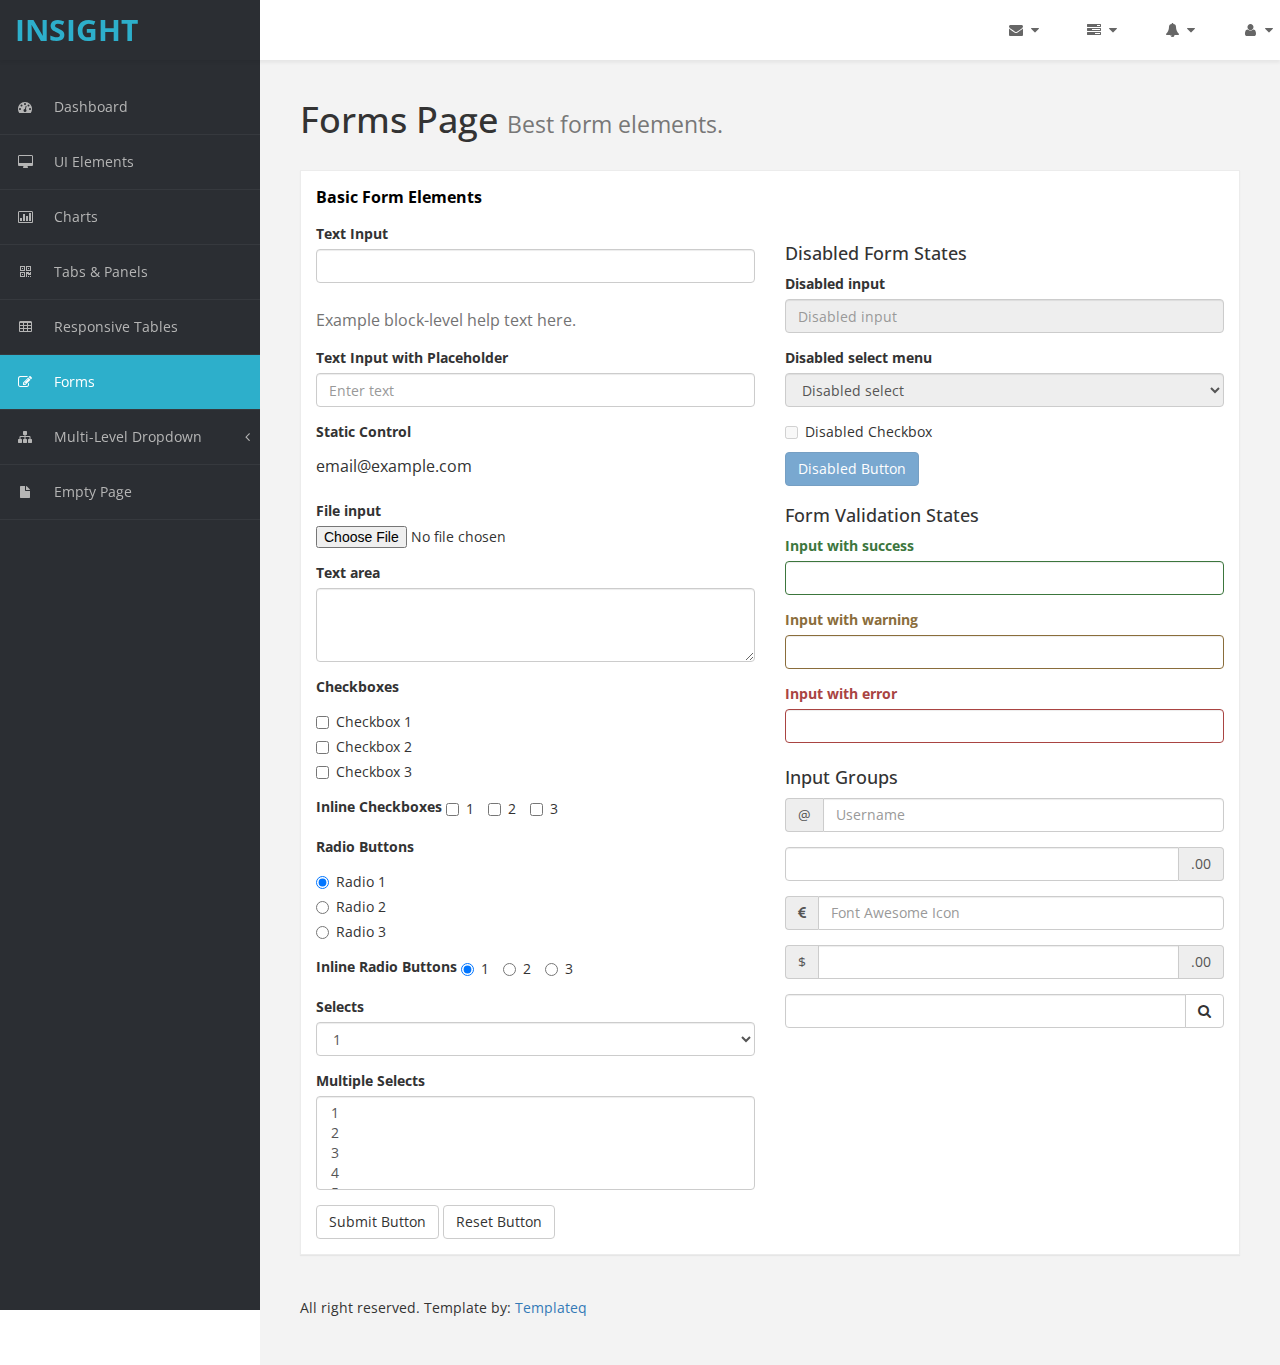
<file: insight-dashboard-free-template/form.html>
﻿<!DOCTYPE html>
<html xmlns="http://www.w3.org/1999/xhtml">
<head>
      <meta charset="utf-8" />
    <meta name="viewport" content="width=device-width, initial-scale=1.0" />
    <title>Free Bootstrap Admin Template : Insight</title>
	<!-- Bootstrap Styles-->
    <link href="assets/css/bootstrap.css" rel="stylesheet" />
     <!-- FontAwesome Styles-->
    <link href="assets/css/font-awesome.css" rel="stylesheet" />
        <!-- Custom Styles-->
    <link href="assets/css/custom-styles.css" rel="stylesheet" />
     <!-- Google Fonts-->
   <link href='http://fonts.googleapis.com/css?family=Open+Sans' rel='stylesheet' type='text/css' />
</head>
<body>
    <div id="wrapper">
        <nav class="navbar navbar-default top-navbar" role="navigation">
            <div class="navbar-header">
                <button type="button" class="navbar-toggle" data-toggle="collapse" data-target=".sidebar-collapse">
                    <span class="sr-only">Toggle navigation</span>
                    <span class="icon-bar"></span>
                    <span class="icon-bar"></span>
                    <span class="icon-bar"></span>
                </button>
                <a class="navbar-brand" href="index.html"><b>In</b>sight</a>
            </div>

            <ul class="nav navbar-top-links navbar-right">
                <li class="dropdown">
                    <a class="dropdown-toggle" data-toggle="dropdown" href="#" aria-expanded="false">
                        <i class="fa fa-envelope fa-fw"></i> <i class="fa fa-caret-down"></i>
                    </a>
                    <ul class="dropdown-menu dropdown-messages">
                        <li>
                            <a href="#">
                                <div>
                                    <strong>John Doe</strong>
                                    <span class="pull-right text-muted">
                                        <em>Today</em>
                                    </span>
                                </div>
                                <div>Lorem Ipsum has been the industry's standard dummy text ever since the 1500s...</div>
                            </a>
                        </li>
                        <li class="divider"></li>
                        <li>
                            <a href="#">
                                <div>
                                    <strong>John Smith</strong>
                                    <span class="pull-right text-muted">
                                        <em>Yesterday</em>
                                    </span>
                                </div>
                                <div>Lorem Ipsum has been the industry's standard dummy text ever since an kwilnw...</div>
                            </a>
                        </li>
                        <li class="divider"></li>
                        <li>
                            <a href="#">
                                <div>
                                    <strong>John Smith</strong>
                                    <span class="pull-right text-muted">
                                        <em>Yesterday</em>
                                    </span>
                                </div>
                                <div>Lorem Ipsum has been the industry's standard dummy text ever since the...</div>
                            </a>
                        </li>
                        <li class="divider"></li>
                        <li>
                            <a class="text-center" href="#">
                                <strong>Read All Messages</strong>
                                <i class="fa fa-angle-right"></i>
                            </a>
                        </li>
                    </ul>
                    <!-- /.dropdown-messages -->
                </li>
                <!-- /.dropdown -->
                <li class="dropdown">
                    <a class="dropdown-toggle" data-toggle="dropdown" href="#" aria-expanded="false">
                        <i class="fa fa-tasks fa-fw"></i> <i class="fa fa-caret-down"></i>
                    </a>
                    <ul class="dropdown-menu dropdown-tasks">
                        <li>
                            <a href="#">
                                <div>
                                    <p>
                                        <strong>Task 1</strong>
                                        <span class="pull-right text-muted">60% Complete</span>
                                    </p>
                                    <div class="progress progress-striped active">
                                        <div class="progress-bar progress-bar-success" role="progressbar" aria-valuenow="60" aria-valuemin="0" aria-valuemax="100" style="width: 60%">
                                            <span class="sr-only">60% Complete (success)</span>
                                        </div>
                                    </div>
                                </div>
                            </a>
                        </li>
                        <li class="divider"></li>
                        <li>
                            <a href="#">
                                <div>
                                    <p>
                                        <strong>Task 2</strong>
                                        <span class="pull-right text-muted">28% Complete</span>
                                    </p>
                                    <div class="progress progress-striped active">
                                        <div class="progress-bar progress-bar-info" role="progressbar" aria-valuenow="28" aria-valuemin="0" aria-valuemax="100" style="width: 28%">
                                            <span class="sr-only">28% Complete</span>
                                        </div>
                                    </div>
                                </div>
                            </a>
                        </li>
                        <li class="divider"></li>
                        <li>
                            <a href="#">
                                <div>
                                    <p>
                                        <strong>Task 3</strong>
                                        <span class="pull-right text-muted">60% Complete</span>
                                    </p>
                                    <div class="progress progress-striped active">
                                        <div class="progress-bar progress-bar-warning" role="progressbar" aria-valuenow="60" aria-valuemin="0" aria-valuemax="100" style="width: 60%">
                                            <span class="sr-only">60% Complete (warning)</span>
                                        </div>
                                    </div>
                                </div>
                            </a>
                        </li>
                        <li class="divider"></li>
                        <li>
                            <a href="#">
                                <div>
                                    <p>
                                        <strong>Task 4</strong>
                                        <span class="pull-right text-muted">85% Complete</span>
                                    </p>
                                    <div class="progress progress-striped active">
                                        <div class="progress-bar progress-bar-danger" role="progressbar" aria-valuenow="85" aria-valuemin="0" aria-valuemax="100" style="width: 85%">
                                            <span class="sr-only">85% Complete (danger)</span>
                                        </div>
                                    </div>
                                </div>
                            </a>
                        </li>
                        <li class="divider"></li>
                        <li>
                            <a class="text-center" href="#">
                                <strong>See All Tasks</strong>
                                <i class="fa fa-angle-right"></i>
                            </a>
                        </li>
                    </ul>
                    <!-- /.dropdown-tasks -->
                </li>
                <!-- /.dropdown -->
                <li class="dropdown">
                    <a class="dropdown-toggle" data-toggle="dropdown" href="#" aria-expanded="false">
                        <i class="fa fa-bell fa-fw"></i> <i class="fa fa-caret-down"></i>
                    </a>
                    <ul class="dropdown-menu dropdown-alerts">
                        <li>
                            <a href="#">
                                <div>
                                    <i class="fa fa-comment fa-fw"></i> New Comment
                                    <span class="pull-right text-muted small">4 min</span>
                                </div>
                            </a>
                        </li>
                        <li class="divider"></li>
                        <li>
                            <a href="#">
                                <div>
                                    <i class="fa fa-twitter fa-fw"></i> 3 New Followers
                                    <span class="pull-right text-muted small">12 min</span>
                                </div>
                            </a>
                        </li>
                        <li class="divider"></li>
                        <li>
                            <a href="#">
                                <div>
                                    <i class="fa fa-envelope fa-fw"></i> Message Sent
                                    <span class="pull-right text-muted small">4 min</span>
                                </div>
                            </a>
                        </li>
                        <li class="divider"></li>
                        <li>
                            <a href="#">
                                <div>
                                    <i class="fa fa-tasks fa-fw"></i> New Task
                                    <span class="pull-right text-muted small">4 min</span>
                                </div>
                            </a>
                        </li>
                        <li class="divider"></li>
                        <li>
                            <a href="#">
                                <div>
                                    <i class="fa fa-upload fa-fw"></i> Server Rebooted
                                    <span class="pull-right text-muted small">4 min</span>
                                </div>
                            </a>
                        </li>
                        <li class="divider"></li>
                        <li>
                            <a class="text-center" href="#">
                                <strong>See All Alerts</strong>
                                <i class="fa fa-angle-right"></i>
                            </a>
                        </li>
                    </ul>
                    <!-- /.dropdown-alerts -->
                </li>
                <!-- /.dropdown -->
                <li class="dropdown">
                    <a class="dropdown-toggle" data-toggle="dropdown" href="#" aria-expanded="false">
                        <i class="fa fa-user fa-fw"></i> <i class="fa fa-caret-down"></i>
                    </a>
                    <ul class="dropdown-menu dropdown-user">
                        <li><a href="#"><i class="fa fa-user fa-fw"></i> User Profile</a>
                        </li>
                        <li><a href="#"><i class="fa fa-gear fa-fw"></i> Settings</a>
                        </li>
                        <li class="divider"></li>
                        <li><a href="#"><i class="fa fa-sign-out fa-fw"></i> Logout</a>
                        </li>
                    </ul>
                    <!-- /.dropdown-user -->
                </li>
                <!-- /.dropdown -->
            </ul>
        </nav>
        <!--/. NAV TOP  -->
        <nav class="navbar-default navbar-side" role="navigation">
            <div class="sidebar-collapse">
                <ul class="nav" id="main-menu">

                    <li>
                        <a href="index.html"><i class="fa fa-dashboard"></i> Dashboard</a>
                    </li>
                    <li>
                        <a href="ui-elements.html"><i class="fa fa-desktop"></i> UI Elements</a>
                    </li>
					<li>
                        <a href="chart.html"><i class="fa fa-bar-chart-o"></i> Charts</a>
                    </li>
                    <li>
                        <a href="tab-panel.html"><i class="fa fa-qrcode"></i> Tabs & Panels</a>
                    </li>
                    
                    <li>
                        <a href="table.html"><i class="fa fa-table"></i> Responsive Tables</a>
                    </li>
                    <li>
                        <a href="form.html" class="active-menu"><i class="fa fa-edit"></i> Forms </a>
                    </li>


                    <li>
                        <a href="#"><i class="fa fa-sitemap"></i> Multi-Level Dropdown<span class="fa arrow"></span></a>
                        <ul class="nav nav-second-level">
                            <li>
                                <a href="#">Second Level Link</a>
                            </li>
                            <li>
                                <a href="#">Second Level Link</a>
                            </li>
                            <li>
                                <a href="#">Second Level Link<span class="fa arrow"></span></a>
                                <ul class="nav nav-third-level">
                                    <li>
                                        <a href="#">Third Level Link</a>
                                    </li>
                                    <li>
                                        <a href="#">Third Level Link</a>
                                    </li>
                                    <li>
                                        <a href="#">Third Level Link</a>
                                    </li>

                                </ul>

                            </li>
                        </ul>
                    </li>
                    <li>
                        <a href="empty.html"><i class="fa fa-fw fa-file"></i> Empty Page</a>
                    </li>
                </ul>

            </div>

        </nav>
        <!-- /. NAV SIDE  -->
        <div id="page-wrapper" >
            <div id="page-inner">
			 <div class="row">
                    <div class="col-md-12">
                        <h1 class="page-header">
                            Forms Page <small>Best form elements.</small>
                        </h1>
                    </div>
                </div> 
                 <!-- /. ROW  -->
              <div class="row">
                <div class="col-lg-12">
                    <div class="panel panel-default">
                        <div class="panel-heading">
                            Basic Form Elements
                        </div>
                        <div class="panel-body">
                            <div class="row">
                                <div class="col-lg-6">
                                    <form role="form">
                                        <div class="form-group">
                                            <label>Text Input</label>
                                            <input class="form-control">
                                            <p class="help-block">Example block-level help text here.</p>
                                        </div>
                                        <div class="form-group">
                                            <label>Text Input with Placeholder</label>
                                            <input class="form-control" placeholder="Enter text">
                                        </div>
                                        <div class="form-group">
                                            <label>Static Control</label>
                                            <p class="form-control-static">email@example.com</p>
                                        </div>
                                        <div class="form-group">
                                            <label>File input</label>
                                            <input type="file">
                                        </div>
                                        <div class="form-group">
                                            <label>Text area</label>
                                            <textarea class="form-control" rows="3"></textarea>
                                        </div>
                                        <div class="form-group">
                                            <label>Checkboxes</label>
                                            <div class="checkbox">
                                                <label>
                                                    <input type="checkbox" value="">Checkbox 1
                                                </label>
                                            </div>
                                            <div class="checkbox">
                                                <label>
                                                    <input type="checkbox" value="">Checkbox 2
                                                </label>
                                            </div>
                                            <div class="checkbox">
                                                <label>
                                                    <input type="checkbox" value="">Checkbox 3
                                                </label>
                                            </div>
                                        </div>
                                        <div class="form-group">
                                            <label>Inline Checkboxes</label>
                                            <label class="checkbox-inline">
                                                <input type="checkbox">1
                                            </label>
                                            <label class="checkbox-inline">
                                                <input type="checkbox">2
                                            </label>
                                            <label class="checkbox-inline">
                                                <input type="checkbox">3
                                            </label>
                                        </div>
                                        <div class="form-group">
                                            <label>Radio Buttons</label>
                                            <div class="radio">
                                                <label>
                                                    <input type="radio" name="optionsRadios" id="optionsRadios1" value="option1" checked="">Radio 1
                                                </label>
                                            </div>
                                            <div class="radio">
                                                <label>
                                                    <input type="radio" name="optionsRadios" id="optionsRadios2" value="option2">Radio 2
                                                </label>
                                            </div>
                                            <div class="radio">
                                                <label>
                                                    <input type="radio" name="optionsRadios" id="optionsRadios3" value="option3">Radio 3
                                                </label>
                                            </div>
                                        </div>
                                        <div class="form-group">
                                            <label>Inline Radio Buttons</label>
                                            <label class="radio-inline">
                                                <input type="radio" name="optionsRadiosInline" id="optionsRadiosInline1" value="option1" checked="">1
                                            </label>
                                            <label class="radio-inline">
                                                <input type="radio" name="optionsRadiosInline" id="optionsRadiosInline2" value="option2">2
                                            </label>
                                            <label class="radio-inline">
                                                <input type="radio" name="optionsRadiosInline" id="optionsRadiosInline3" value="option3">3
                                            </label>
                                        </div>
                                        <div class="form-group">
                                            <label>Selects</label>
                                            <select class="form-control">
                                                <option>1</option>
                                                <option>2</option>
                                                <option>3</option>
                                                <option>4</option>
                                                <option>5</option>
                                            </select>
                                        </div>
                                        <div class="form-group">
                                            <label>Multiple Selects</label>
                                            <select multiple="" class="form-control">
                                                <option>1</option>
                                                <option>2</option>
                                                <option>3</option>
                                                <option>4</option>
                                                <option>5</option>
                                            </select>
                                        </div>
                                        <button type="submit" class="btn btn-default">Submit Button</button>
                                        <button type="reset" class="btn btn-default">Reset Button</button>
                                    </form>
                                </div>
                                <!-- /.col-lg-6 (nested) -->
                                <div class="col-lg-6">
                                    <h4>Disabled Form States</h4>
                                    <form role="form">
                                        <fieldset disabled="">
                                            <div class="form-group">
                                                <label for="disabledSelect">Disabled input</label>
                                                <input class="form-control" id="disabledInput" type="text" placeholder="Disabled input" disabled="">
                                            </div>
                                            <div class="form-group">
                                                <label for="disabledSelect">Disabled select menu</label>
                                                <select id="disabledSelect" class="form-control">
                                                    <option>Disabled select</option>
                                                </select>
                                            </div>
                                            <div class="checkbox">
                                                <label>
                                                    <input type="checkbox">Disabled Checkbox
                                                </label>
                                            </div>
                                            <button type="submit" class="btn btn-primary">Disabled Button</button>
                                        </fieldset>
                                    </form>
                                    <h4>Form Validation States</h4>
                                    <form role="form">
                                        <div class="form-group has-success">
                                            <label class="control-label" for="inputSuccess">Input with success</label>
                                            <input type="text" class="form-control" id="inputSuccess">
                                        </div>
                                        <div class="form-group has-warning">
                                            <label class="control-label" for="inputWarning">Input with warning</label>
                                            <input type="text" class="form-control" id="inputWarning">
                                        </div>
                                        <div class="form-group has-error">
                                            <label class="control-label" for="inputError">Input with error</label>
                                            <input type="text" class="form-control" id="inputError">
                                        </div>
                                    </form>
                                    <h4>Input Groups</h4>
                                    <form role="form">
                                        <div class="form-group input-group">
                                            <span class="input-group-addon">@</span>
                                            <input type="text" class="form-control" placeholder="Username">
                                        </div>
                                        <div class="form-group input-group">
                                            <input type="text" class="form-control">
                                            <span class="input-group-addon">.00</span>
                                        </div>
                                        <div class="form-group input-group">
                                            <span class="input-group-addon"><i class="fa fa-eur"></i>
                                            </span>
                                            <input type="text" class="form-control" placeholder="Font Awesome Icon">
                                        </div>
                                        <div class="form-group input-group">
                                            <span class="input-group-addon">$</span>
                                            <input type="text" class="form-control">
                                            <span class="input-group-addon">.00</span>
                                        </div>
                                        <div class="form-group input-group">
                                            <input type="text" class="form-control">
                                            <span class="input-group-btn">
                                                <button class="btn btn-default" type="button"><i class="fa fa-search"></i>
                                                </button>
                                            </span>
                                        </div>
                                    </form>
                                </div>
                                <!-- /.col-lg-6 (nested) -->
                            </div>
                            <!-- /.row (nested) -->
                        </div>
                        <!-- /.panel-body -->
                    </div>
                    <!-- /.panel -->
                </div>
                <!-- /.col-lg-12 -->
            </div>
			<footer><p>All right reserved. Template by: <a href="http://Templateq.com">Templateq</a></p></footer>
			</div>
             <!-- /. PAGE INNER  -->
            </div>
         <!-- /. PAGE WRAPPER  -->
        </div>
     <!-- /. WRAPPER  -->
    <!-- JS Scripts-->
    <!-- jQuery Js -->
    <script src="assets/js/jquery-1.10.2.js"></script>
      <!-- Bootstrap Js -->
    <script src="assets/js/bootstrap.min.js"></script>
    <!-- Metis Menu Js -->
    <script src="assets/js/jquery.metisMenu.js"></script>
      <!-- Custom Js -->
    <script src="assets/js/custom-scripts.js"></script>
    
   
</body>
</html>
</file>
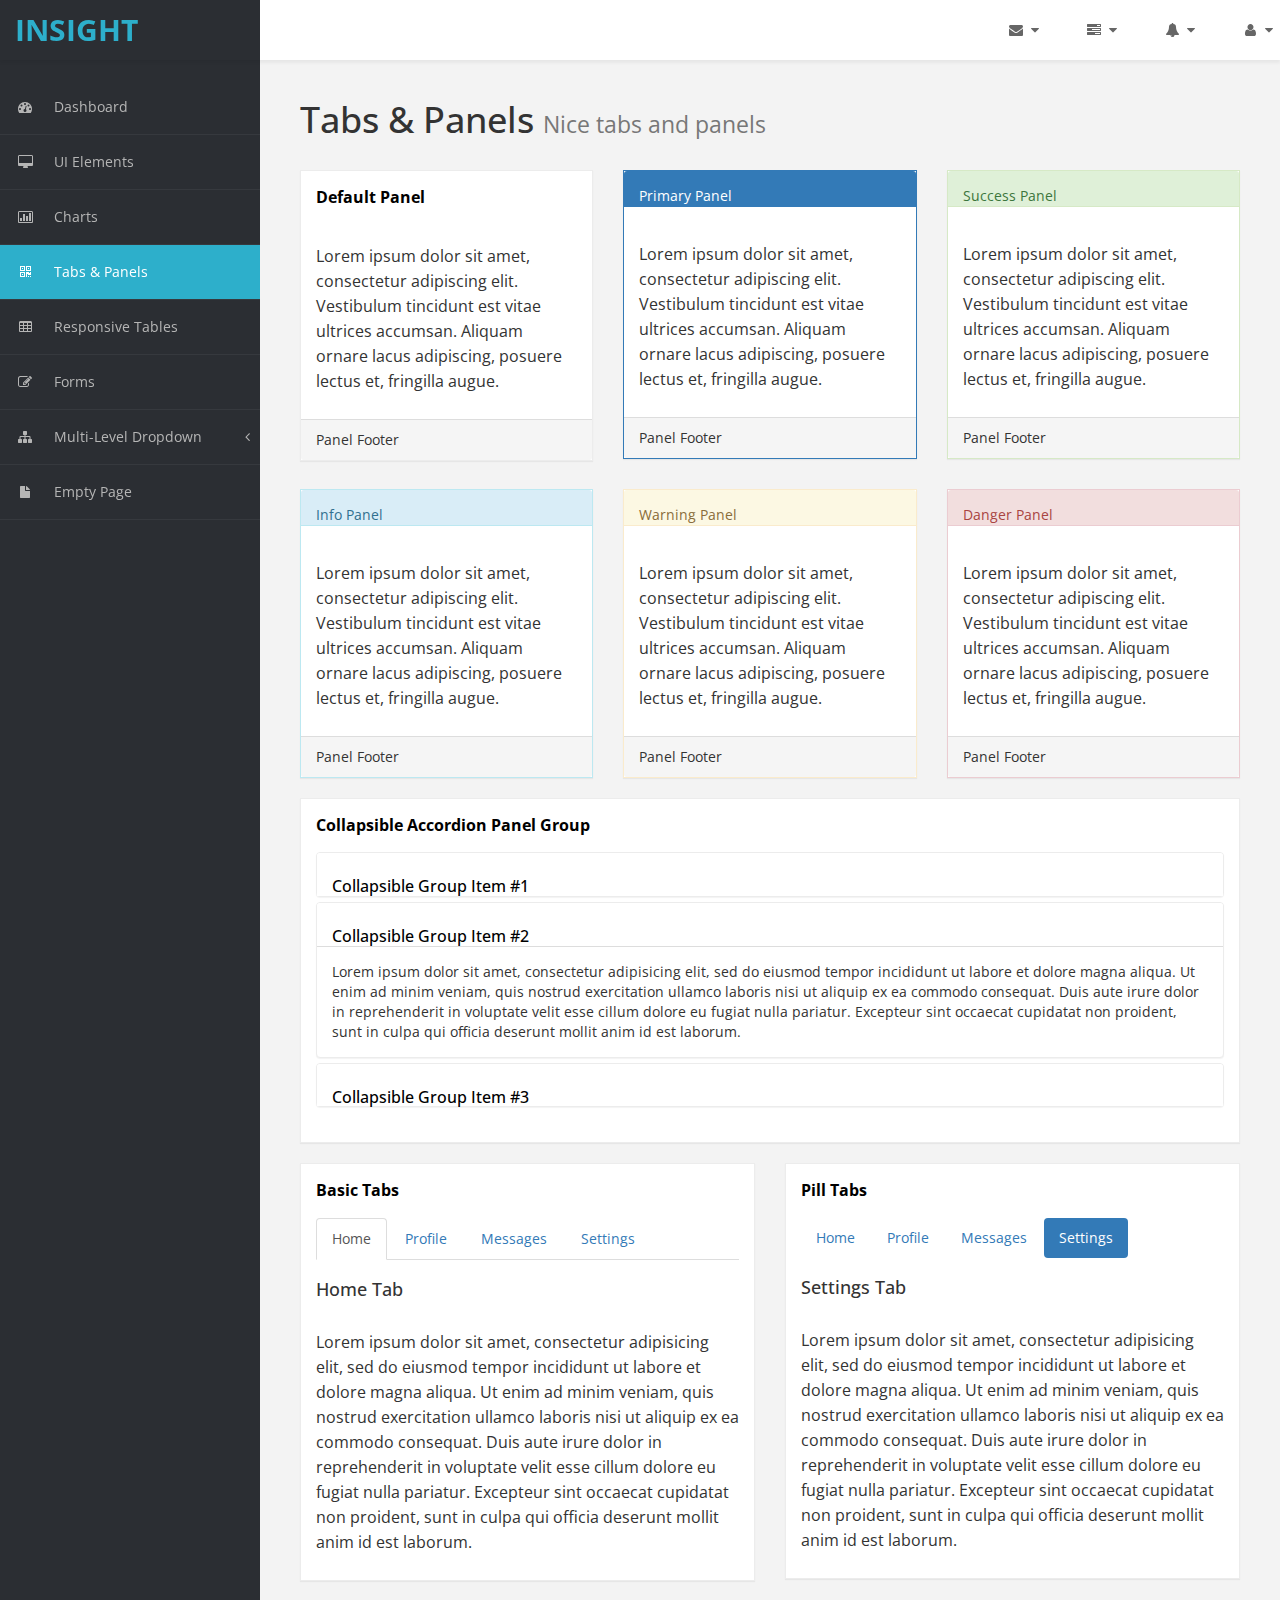
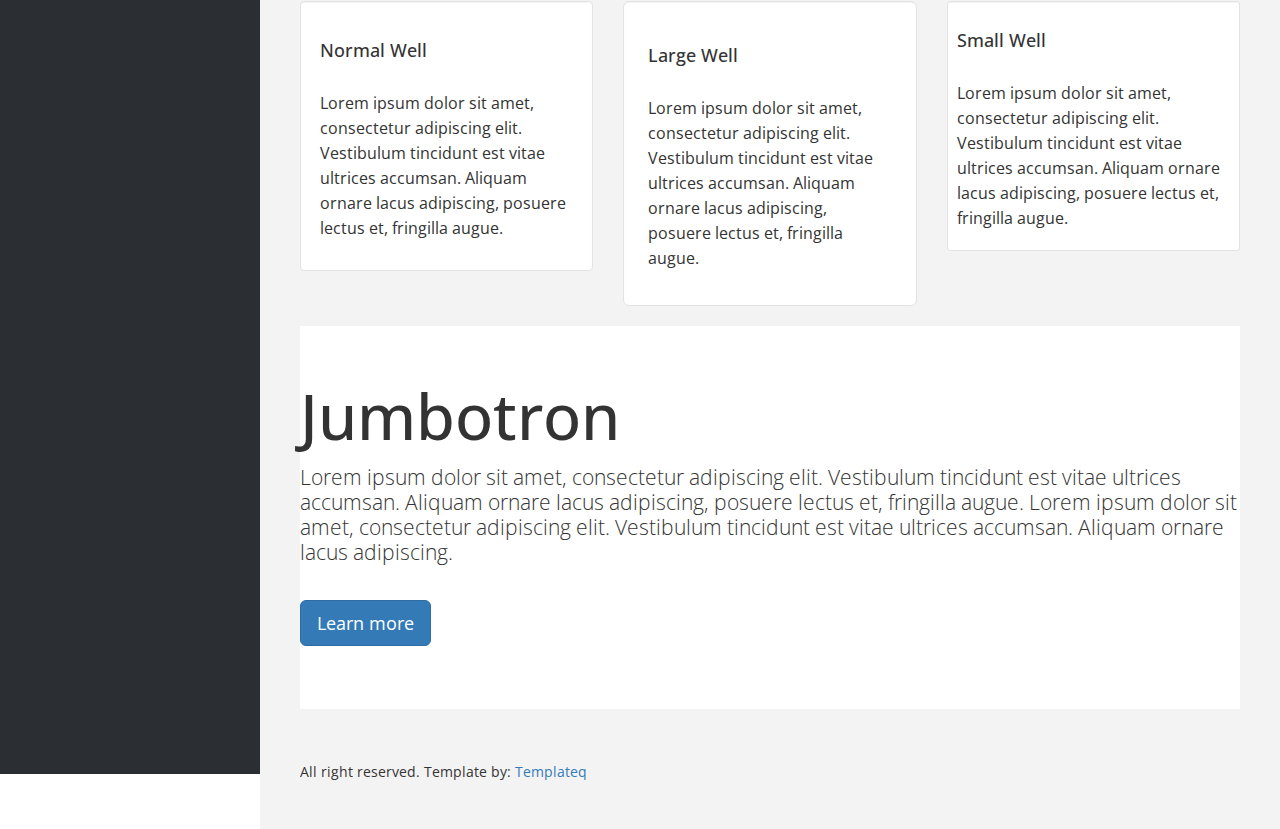
<file: insight-dashboard-free-template/tab-panel.html>
﻿<!DOCTYPE html>
<html xmlns="http://www.w3.org/1999/xhtml">
<head>
      <meta charset="utf-8" />
    <meta name="viewport" content="width=device-width, initial-scale=1.0" />
    <title>Free Bootstrap Admin Template : Insight</title>
	<!-- Bootstrap Styles-->
    <link href="assets/css/bootstrap.css" rel="stylesheet" />
     <!-- FontAwesome Styles-->
    <link href="assets/css/font-awesome.css" rel="stylesheet" />
        <!-- Custom Styles-->
    <link href="assets/css/custom-styles.css" rel="stylesheet" />
     <!-- Google Fonts-->
   <link href='http://fonts.googleapis.com/css?family=Open+Sans' rel='stylesheet' type='text/css' />
</head>
<body>
    <div id="wrapper">
        <nav class="navbar navbar-default top-navbar" role="navigation">
            <div class="navbar-header">
                <button type="button" class="navbar-toggle" data-toggle="collapse" data-target=".sidebar-collapse">
                    <span class="sr-only">Toggle navigation</span>
                    <span class="icon-bar"></span>
                    <span class="icon-bar"></span>
                    <span class="icon-bar"></span>
                </button>
                <a class="navbar-brand" href="index.html"><b>In</b>sight</a>
            </div>

            <ul class="nav navbar-top-links navbar-right">
                <li class="dropdown">
                    <a class="dropdown-toggle" data-toggle="dropdown" href="#" aria-expanded="false">
                        <i class="fa fa-envelope fa-fw"></i> <i class="fa fa-caret-down"></i>
                    </a>
                    <ul class="dropdown-menu dropdown-messages">
                        <li>
                            <a href="#">
                                <div>
                                    <strong>John Doe</strong>
                                    <span class="pull-right text-muted">
                                        <em>Today</em>
                                    </span>
                                </div>
                                <div>Lorem Ipsum has been the industry's standard dummy text ever since the 1500s...</div>
                            </a>
                        </li>
                        <li class="divider"></li>
                        <li>
                            <a href="#">
                                <div>
                                    <strong>John Smith</strong>
                                    <span class="pull-right text-muted">
                                        <em>Yesterday</em>
                                    </span>
                                </div>
                                <div>Lorem Ipsum has been the industry's standard dummy text ever since an kwilnw...</div>
                            </a>
                        </li>
                        <li class="divider"></li>
                        <li>
                            <a href="#">
                                <div>
                                    <strong>John Smith</strong>
                                    <span class="pull-right text-muted">
                                        <em>Yesterday</em>
                                    </span>
                                </div>
                                <div>Lorem Ipsum has been the industry's standard dummy text ever since the...</div>
                            </a>
                        </li>
                        <li class="divider"></li>
                        <li>
                            <a class="text-center" href="#">
                                <strong>Read All Messages</strong>
                                <i class="fa fa-angle-right"></i>
                            </a>
                        </li>
                    </ul>
                    <!-- /.dropdown-messages -->
                </li>
                <!-- /.dropdown -->
                <li class="dropdown">
                    <a class="dropdown-toggle" data-toggle="dropdown" href="#" aria-expanded="false">
                        <i class="fa fa-tasks fa-fw"></i> <i class="fa fa-caret-down"></i>
                    </a>
                    <ul class="dropdown-menu dropdown-tasks">
                        <li>
                            <a href="#">
                                <div>
                                    <p>
                                        <strong>Task 1</strong>
                                        <span class="pull-right text-muted">60% Complete</span>
                                    </p>
                                    <div class="progress progress-striped active">
                                        <div class="progress-bar progress-bar-success" role="progressbar" aria-valuenow="60" aria-valuemin="0" aria-valuemax="100" style="width: 60%">
                                            <span class="sr-only">60% Complete (success)</span>
                                        </div>
                                    </div>
                                </div>
                            </a>
                        </li>
                        <li class="divider"></li>
                        <li>
                            <a href="#">
                                <div>
                                    <p>
                                        <strong>Task 2</strong>
                                        <span class="pull-right text-muted">28% Complete</span>
                                    </p>
                                    <div class="progress progress-striped active">
                                        <div class="progress-bar progress-bar-info" role="progressbar" aria-valuenow="28" aria-valuemin="0" aria-valuemax="100" style="width: 28%">
                                            <span class="sr-only">28% Complete</span>
                                        </div>
                                    </div>
                                </div>
                            </a>
                        </li>
                        <li class="divider"></li>
                        <li>
                            <a href="#">
                                <div>
                                    <p>
                                        <strong>Task 3</strong>
                                        <span class="pull-right text-muted">60% Complete</span>
                                    </p>
                                    <div class="progress progress-striped active">
                                        <div class="progress-bar progress-bar-warning" role="progressbar" aria-valuenow="60" aria-valuemin="0" aria-valuemax="100" style="width: 60%">
                                            <span class="sr-only">60% Complete (warning)</span>
                                        </div>
                                    </div>
                                </div>
                            </a>
                        </li>
                        <li class="divider"></li>
                        <li>
                            <a href="#">
                                <div>
                                    <p>
                                        <strong>Task 4</strong>
                                        <span class="pull-right text-muted">85% Complete</span>
                                    </p>
                                    <div class="progress progress-striped active">
                                        <div class="progress-bar progress-bar-danger" role="progressbar" aria-valuenow="85" aria-valuemin="0" aria-valuemax="100" style="width: 85%">
                                            <span class="sr-only">85% Complete (danger)</span>
                                        </div>
                                    </div>
                                </div>
                            </a>
                        </li>
                        <li class="divider"></li>
                        <li>
                            <a class="text-center" href="#">
                                <strong>See All Tasks</strong>
                                <i class="fa fa-angle-right"></i>
                            </a>
                        </li>
                    </ul>
                    <!-- /.dropdown-tasks -->
                </li>
                <!-- /.dropdown -->
                <li class="dropdown">
                    <a class="dropdown-toggle" data-toggle="dropdown" href="#" aria-expanded="false">
                        <i class="fa fa-bell fa-fw"></i> <i class="fa fa-caret-down"></i>
                    </a>
                    <ul class="dropdown-menu dropdown-alerts">
                        <li>
                            <a href="#">
                                <div>
                                    <i class="fa fa-comment fa-fw"></i> New Comment
                                    <span class="pull-right text-muted small">4 min</span>
                                </div>
                            </a>
                        </li>
                        <li class="divider"></li>
                        <li>
                            <a href="#">
                                <div>
                                    <i class="fa fa-twitter fa-fw"></i> 3 New Followers
                                    <span class="pull-right text-muted small">12 min</span>
                                </div>
                            </a>
                        </li>
                        <li class="divider"></li>
                        <li>
                            <a href="#">
                                <div>
                                    <i class="fa fa-envelope fa-fw"></i> Message Sent
                                    <span class="pull-right text-muted small">4 min</span>
                                </div>
                            </a>
                        </li>
                        <li class="divider"></li>
                        <li>
                            <a href="#">
                                <div>
                                    <i class="fa fa-tasks fa-fw"></i> New Task
                                    <span class="pull-right text-muted small">4 min</span>
                                </div>
                            </a>
                        </li>
                        <li class="divider"></li>
                        <li>
                            <a href="#">
                                <div>
                                    <i class="fa fa-upload fa-fw"></i> Server Rebooted
                                    <span class="pull-right text-muted small">4 min</span>
                                </div>
                            </a>
                        </li>
                        <li class="divider"></li>
                        <li>
                            <a class="text-center" href="#">
                                <strong>See All Alerts</strong>
                                <i class="fa fa-angle-right"></i>
                            </a>
                        </li>
                    </ul>
                    <!-- /.dropdown-alerts -->
                </li>
                <!-- /.dropdown -->
                <li class="dropdown">
                    <a class="dropdown-toggle" data-toggle="dropdown" href="#" aria-expanded="false">
                        <i class="fa fa-user fa-fw"></i> <i class="fa fa-caret-down"></i>
                    </a>
                    <ul class="dropdown-menu dropdown-user">
                        <li><a href="#"><i class="fa fa-user fa-fw"></i> User Profile</a>
                        </li>
                        <li><a href="#"><i class="fa fa-gear fa-fw"></i> Settings</a>
                        </li>
                        <li class="divider"></li>
                        <li><a href="#"><i class="fa fa-sign-out fa-fw"></i> Logout</a>
                        </li>
                    </ul>
                    <!-- /.dropdown-user -->
                </li>
                <!-- /.dropdown -->
            </ul>
        </nav>
        <!--/. NAV TOP  -->
        <nav class="navbar-default navbar-side" role="navigation">
            <div class="sidebar-collapse">
                <ul class="nav" id="main-menu">

                    <li>
                        <a href="index.html"><i class="fa fa-dashboard"></i> Dashboard</a>
                    </li>
                    <li>
                        <a href="ui-elements.html"><i class="fa fa-desktop"></i> UI Elements</a>
                    </li>
					<li>
                        <a href="chart.html"><i class="fa fa-bar-chart-o"></i> Charts</a>
                    </li>
                    <li>
                        <a href="tab-panel.html" class="active-menu"><i class="fa fa-qrcode"></i> Tabs & Panels</a>
                    </li>
                    
                    <li>
                        <a href="table.html"><i class="fa fa-table"></i> Responsive Tables</a>
                    </li>
                    <li>
                        <a href="form.html"><i class="fa fa-edit"></i> Forms </a>
                    </li>


                    <li>
                        <a href="#"><i class="fa fa-sitemap"></i> Multi-Level Dropdown<span class="fa arrow"></span></a>
                        <ul class="nav nav-second-level">
                            <li>
                                <a href="#">Second Level Link</a>
                            </li>
                            <li>
                                <a href="#">Second Level Link</a>
                            </li>
                            <li>
                                <a href="#">Second Level Link<span class="fa arrow"></span></a>
                                <ul class="nav nav-third-level">
                                    <li>
                                        <a href="#">Third Level Link</a>
                                    </li>
                                    <li>
                                        <a href="#">Third Level Link</a>
                                    </li>
                                    <li>
                                        <a href="#">Third Level Link</a>
                                    </li>

                                </ul>

                            </li>
                        </ul>
                    </li>
                    <li>
                        <a href="empty.html"><i class="fa fa-fw fa-file"></i> Empty Page</a>
                    </li>
                </ul>

            </div>

        </nav>
        <!-- /. NAV SIDE  -->
        <div id="page-wrapper" >
            <div id="page-inner">
			 <div class="row">
                    <div class="col-md-12">
                        <h1 class="page-header">
                            Tabs & Panels <small>Nice tabs and panels</small>
                        </h1>
                    </div>
                </div> 
                 <!-- /. ROW  -->
                                 
            <div class="row">
                <div class="col-md-4 col-sm-4">
                    <div class="panel panel-default">
                        <div class="panel-heading">
                            Default Panel
                        </div>
                        <div class="panel-body">
                            <p>Lorem ipsum dolor sit amet, consectetur adipiscing elit. Vestibulum tincidunt est vitae ultrices accumsan. Aliquam ornare lacus adipiscing, posuere lectus et, fringilla augue.</p>
                        </div>
                        <div class="panel-footer">
                            Panel Footer
                        </div>
                    </div>
                </div>
                <div class="col-md-4 col-sm-4">
                    <div class="panel panel-primary">
                        <div class="panel-heading">
                            Primary Panel
                        </div>
                        <div class="panel-body">
                            <p>Lorem ipsum dolor sit amet, consectetur adipiscing elit. Vestibulum tincidunt est vitae ultrices accumsan. Aliquam ornare lacus adipiscing, posuere lectus et, fringilla augue.</p>
                        </div>
                        <div class="panel-footer">
                            Panel Footer
                        </div>
                    </div>
                </div>
                <div class="col-md-4 col-sm-4">
                    <div class="panel panel-success">
                        <div class="panel-heading">
                            Success Panel
                        </div>
                        <div class="panel-body">
                            <p>Lorem ipsum dolor sit amet, consectetur adipiscing elit. Vestibulum tincidunt est vitae ultrices accumsan. Aliquam ornare lacus adipiscing, posuere lectus et, fringilla augue.</p>
                        </div>
                        <div class="panel-footer">
                            Panel Footer
                        </div>
                    </div>
                </div>
            </div>
                   <!-- /. ROW  -->
            <div class="row">
                <div class="col-md-4 col-sm-4">
                    <div class="panel panel-info">
                        <div class="panel-heading">
                            Info Panel
                        </div>
                        <div class="panel-body">
                            <p>Lorem ipsum dolor sit amet, consectetur adipiscing elit. Vestibulum tincidunt est vitae ultrices accumsan. Aliquam ornare lacus adipiscing, posuere lectus et, fringilla augue.</p>
                        </div>
                        <div class="panel-footer">
                            Panel Footer
                        </div>
                    </div>
                </div>
                <div class="col-md-4 col-sm-4">
                    <div class="panel panel-warning">
                        <div class="panel-heading">
                            Warning Panel
                        </div>
                        <div class="panel-body">
                            <p>Lorem ipsum dolor sit amet, consectetur adipiscing elit. Vestibulum tincidunt est vitae ultrices accumsan. Aliquam ornare lacus adipiscing, posuere lectus et, fringilla augue.</p>
                        </div>
                        <div class="panel-footer">
                            Panel Footer
                        </div>
                    </div>
                </div>
                <div class="col-md-4 col-sm-4">
                    <div class="panel panel-danger">
                        <div class="panel-heading">
                            Danger Panel
                        </div>
                        <div class="panel-body">
                            <p>Lorem ipsum dolor sit amet, consectetur adipiscing elit. Vestibulum tincidunt est vitae ultrices accumsan. Aliquam ornare lacus adipiscing, posuere lectus et, fringilla augue.</p>
                        </div>
                        <div class="panel-footer">
                            Panel Footer
                        </div>
                    </div>
                </div>
            </div>
                    <!-- /. ROW  -->
            <div class="row">
                <div class="col-md-12">
                    <div class="panel panel-default">
                        <div class="panel-heading">
                            Collapsible Accordion Panel Group
                        </div>
                        <div class="panel-body">
                            <div class="panel-group" id="accordion">
                                <div class="panel panel-default">
                                    <div class="panel-heading">
                                        <h4 class="panel-title">
                                            <a data-toggle="collapse" data-parent="#accordion" href="#collapseOne" class="collapsed">Collapsible Group Item #1</a>
                                        </h4>
                                    </div>
                                    <div id="collapseOne" class="panel-collapse collapse" style="height: 0px;">
                                        <div class="panel-body">
                                            Lorem ipsum dolor sit amet, consectetur adipisicing elit, sed do eiusmod tempor incididunt ut labore et dolore magna aliqua. Ut enim ad minim veniam, quis nostrud exercitation ullamco laboris nisi ut aliquip ex ea commodo consequat. Duis aute irure dolor in reprehenderit in voluptate velit esse cillum dolore eu fugiat nulla pariatur. Excepteur sint occaecat cupidatat non proident, sunt in culpa qui officia deserunt mollit anim id est laborum.
                                        </div>
                                    </div>
                                </div>
                                <div class="panel panel-default">
                                    <div class="panel-heading">
                                        <h4 class="panel-title">
                                            <a data-toggle="collapse" data-parent="#accordion" href="#collapseTwo">Collapsible Group Item #2</a>
                                        </h4>
                                    </div>
                                    <div id="collapseTwo" class="panel-collapse in" style="height: auto;">
                                        <div class="panel-body">
                                            Lorem ipsum dolor sit amet, consectetur adipisicing elit, sed do eiusmod tempor incididunt ut labore et dolore magna aliqua. Ut enim ad minim veniam, quis nostrud exercitation ullamco laboris nisi ut aliquip ex ea commodo consequat. Duis aute irure dolor in reprehenderit in voluptate velit esse cillum dolore eu fugiat nulla pariatur. Excepteur sint occaecat cupidatat non proident, sunt in culpa qui officia deserunt mollit anim id est laborum.
                                        </div>
                                    </div>
                                </div>
                                <div class="panel panel-default">
                                    <div class="panel-heading">
                                        <h4 class="panel-title">
                                            <a data-toggle="collapse" data-parent="#accordion" href="#collapseThree" class="collapsed">Collapsible Group Item #3</a>
                                        </h4>
                                    </div>
                                    <div id="collapseThree" class="panel-collapse collapse">
                                        <div class="panel-body">
                                            Lorem ipsum dolor sit amet, consectetur adipisicing elit, sed do eiusmod tempor incididunt ut labore et dolore magna aliqua. Ut enim ad minim veniam, quis nostrud exercitation ullamco laboris nisi ut aliquip ex ea commodo consequat. Duis aute irure dolor in reprehenderit in voluptate velit esse cillum dolore eu fugiat nulla pariatur. Excepteur sint occaecat cupidatat non proident, sunt in culpa qui officia deserunt mollit anim id est laborum.
                                        </div>
                                    </div>
                                </div>
                            </div>
                        </div>
                    </div>
                </div>
            </div>
                    <!-- /. ROW  -->
            <div class="row">
                <div class="col-md-6 col-sm-6">
                    <div class="panel panel-default">
                        <div class="panel-heading">
                            Basic Tabs
                        </div>
                        <div class="panel-body">
                            <ul class="nav nav-tabs">
                                <li class="active"><a href="#home" data-toggle="tab">Home</a>
                                </li>
                                <li class=""><a href="#profile" data-toggle="tab">Profile</a>
                                </li>
                                <li class=""><a href="#messages" data-toggle="tab">Messages</a>
                                </li>
                                <li class=""><a href="#settings" data-toggle="tab">Settings</a>
                                </li>
                            </ul>

                            <div class="tab-content">
                                <div class="tab-pane fade active in" id="home">
                                    <h4>Home Tab</h4>
                                    <p>Lorem ipsum dolor sit amet, consectetur adipisicing elit, sed do eiusmod tempor incididunt ut labore et dolore magna aliqua. Ut enim ad minim veniam, quis nostrud exercitation ullamco laboris nisi ut aliquip ex ea commodo consequat. Duis aute irure dolor in reprehenderit in voluptate velit esse cillum dolore eu fugiat nulla pariatur. Excepteur sint occaecat cupidatat non proident, sunt in culpa qui officia deserunt mollit anim id est laborum.</p>
                                </div>
                                <div class="tab-pane fade" id="profile">
                                    <h4>Profile Tab</h4>
                                    <p>Lorem ipsum dolor sit amet, consectetur adipisicing elit, sed do eiusmod tempor incididunt ut labore et dolore magna aliqua. Ut enim ad minim veniam, quis nostrud exercitation ullamco laboris nisi ut aliquip ex ea commodo consequat. Duis aute irure dolor in reprehenderit in voluptate velit esse cillum dolore eu fugiat nulla pariatur. Excepteur sint occaecat cupidatat non proident, sunt in culpa qui officia deserunt mollit anim id est laborum.</p>
                                </div>
                                <div class="tab-pane fade" id="messages">
                                    <h4>Messages Tab</h4>
                                    <p>Lorem ipsum dolor sit amet, consectetur adipisicing elit, sed do eiusmod tempor incididunt ut labore et dolore magna aliqua. Ut enim ad minim veniam, quis nostrud exercitation ullamco laboris nisi ut aliquip ex ea commodo consequat. Duis aute irure dolor in reprehenderit in voluptate velit esse cillum dolore eu fugiat nulla pariatur. Excepteur sint occaecat cupidatat non proident, sunt in culpa qui officia deserunt mollit anim id est laborum.</p>
                                </div>
                                <div class="tab-pane fade" id="settings">
                                    <h4>Settings Tab</h4>
                                    <p>Lorem ipsum dolor sit amet, consectetur adipisicing elit, sed do eiusmod tempor incididunt ut labore et dolore magna aliqua. Ut enim ad minim veniam, quis nostrud exercitation ullamco laboris nisi ut aliquip ex ea commodo consequat. Duis aute irure dolor in reprehenderit in voluptate velit esse cillum dolore eu fugiat nulla pariatur. Excepteur sint occaecat cupidatat non proident, sunt in culpa qui officia deserunt mollit anim id est laborum.</p>
                                </div>
                            </div>
                        </div>
                    </div>
                </div>
                <div class="col-md-6 col-sm-6">
                    <div class="panel panel-default">
                        <div class="panel-heading">
                            Pill Tabs
                        </div>
                        <div class="panel-body">
                            <ul class="nav nav-pills">
                                <li class=""><a href="#home-pills" data-toggle="tab">Home</a>
                                </li>
                                <li class=""><a href="#profile-pills" data-toggle="tab">Profile</a>
                                </li>
                                <li class=""><a href="#messages-pills" data-toggle="tab">Messages</a>
                                </li>
                                <li class="active"><a href="#settings-pills" data-toggle="tab">Settings</a>
                                </li>
                            </ul>

                            <div class="tab-content">
                                <div class="tab-pane fade" id="home-pills">
                                    <h4>Home Tab</h4>
                                    <p>Lorem ipsum dolor sit amet, consectetur adipisicing elit, sed do eiusmod tempor incididunt ut labore et dolore magna aliqua. Ut enim ad minim veniam, quis nostrud exercitation ullamco laboris nisi ut aliquip ex ea commodo consequat. Duis aute irure dolor in reprehenderit in voluptate velit esse cillum dolore eu fugiat nulla pariatur. Excepteur sint occaecat cupidatat non proident, sunt in culpa qui officia deserunt mollit anim id est laborum.</p>
                                </div>
                                <div class="tab-pane fade" id="profile-pills">
                                    <h4>Profile Tab</h4>
                                    <p>Lorem ipsum dolor sit amet, consectetur adipisicing elit, sed do eiusmod tempor incididunt ut labore et dolore magna aliqua. Ut enim ad minim veniam, quis nostrud exercitation ullamco laboris nisi ut aliquip ex ea commodo consequat. Duis aute irure dolor in reprehenderit in voluptate velit esse cillum dolore eu fugiat nulla pariatur. Excepteur sint occaecat cupidatat non proident, sunt in culpa qui officia deserunt mollit anim id est laborum.</p>
                                </div>
                                <div class="tab-pane fade" id="messages-pills">
                                    <h4>Messages Tab</h4>
                                    <p>Lorem ipsum dolor sit amet, consectetur adipisicing elit, sed do eiusmod tempor incididunt ut labore et dolore magna aliqua. Ut enim ad minim veniam, quis nostrud exercitation ullamco laboris nisi ut aliquip ex ea commodo consequat. Duis aute irure dolor in reprehenderit in voluptate velit esse cillum dolore eu fugiat nulla pariatur. Excepteur sint occaecat cupidatat non proident, sunt in culpa qui officia deserunt mollit anim id est laborum.</p>
                                </div>
                                <div class="tab-pane fade active in" id="settings-pills">
                                    <h4>Settings Tab</h4>
                                    <p>Lorem ipsum dolor sit amet, consectetur adipisicing elit, sed do eiusmod tempor incididunt ut labore et dolore magna aliqua. Ut enim ad minim veniam, quis nostrud exercitation ullamco laboris nisi ut aliquip ex ea commodo consequat. Duis aute irure dolor in reprehenderit in voluptate velit esse cillum dolore eu fugiat nulla pariatur. Excepteur sint occaecat cupidatat non proident, sunt in culpa qui officia deserunt mollit anim id est laborum.</p>
                                </div>
                            </div>
                        </div>
                    </div>
                </div>
            </div>
                    <!-- /. ROW  -->
            <div class="row">
                <div class="col-md-4 col-sm-4">
                    <div class="well">
                        <h4>Normal Well</h4>
                        <p>Lorem ipsum dolor sit amet, consectetur adipiscing elit. Vestibulum tincidunt est vitae ultrices accumsan. Aliquam ornare lacus adipiscing, posuere lectus et, fringilla augue.</p>
                    </div>
                </div>
                <div class="col-md-4 col-sm-4">
                    <div class="well well-lg">
                        <h4>Large Well</h4>
                        <p>Lorem ipsum dolor sit amet, consectetur adipiscing elit. Vestibulum tincidunt est vitae ultrices accumsan. Aliquam ornare lacus adipiscing, posuere lectus et, fringilla augue.</p>
                    </div>
                </div>
                <div class="col-md-4 col-sm-4">
                    <div class="well well-sm">
                        <h4>Small Well</h4>
                        <p>Lorem ipsum dolor sit amet, consectetur adipiscing elit. Vestibulum tincidunt est vitae ultrices accumsan. Aliquam ornare lacus adipiscing, posuere lectus et, fringilla augue.</p>
                    </div>
                </div>
            </div>
                    <!-- /. ROW  -->
            <div class="row">
                <div class="col-md-12">
                    <div class="jumbotron">
                        <h1>Jumbotron</h1>
                        <p>Lorem ipsum dolor sit amet, consectetur adipiscing elit. Vestibulum tincidunt est vitae ultrices accumsan. Aliquam ornare lacus adipiscing, posuere lectus et, fringilla augue. Lorem ipsum dolor sit amet, consectetur adipiscing elit. Vestibulum tincidunt est vitae ultrices accumsan. Aliquam ornare lacus adipiscing.</p>
                        <p>
                            <a class="btn btn-primary btn-lg" role="button">Learn more</a>
                        </p>
                    </div>
                </div>
            </div>
                    <!-- /. ROW  -->
				<footer><p>All right reserved. Template by: <a href="http://Templateq.com">Templateq</a></p></footer>
					</div>
			 <!-- /. PAGE INNER  -->
            </div>
         <!-- /. PAGE WRAPPER  -->
        </div>
     <!-- /. WRAPPER  -->
    <!-- JS Scripts-->
    <!-- jQuery Js -->
    <script src="assets/js/jquery-1.10.2.js"></script>
      <!-- Bootstrap Js -->
    <script src="assets/js/bootstrap.min.js"></script>
    <!-- Metis Menu Js -->
    <script src="assets/js/jquery.metisMenu.js"></script>
      <!-- Custom Js -->
    <script src="assets/js/custom-scripts.js"></script>
    
   
</body>
</html>
</file>
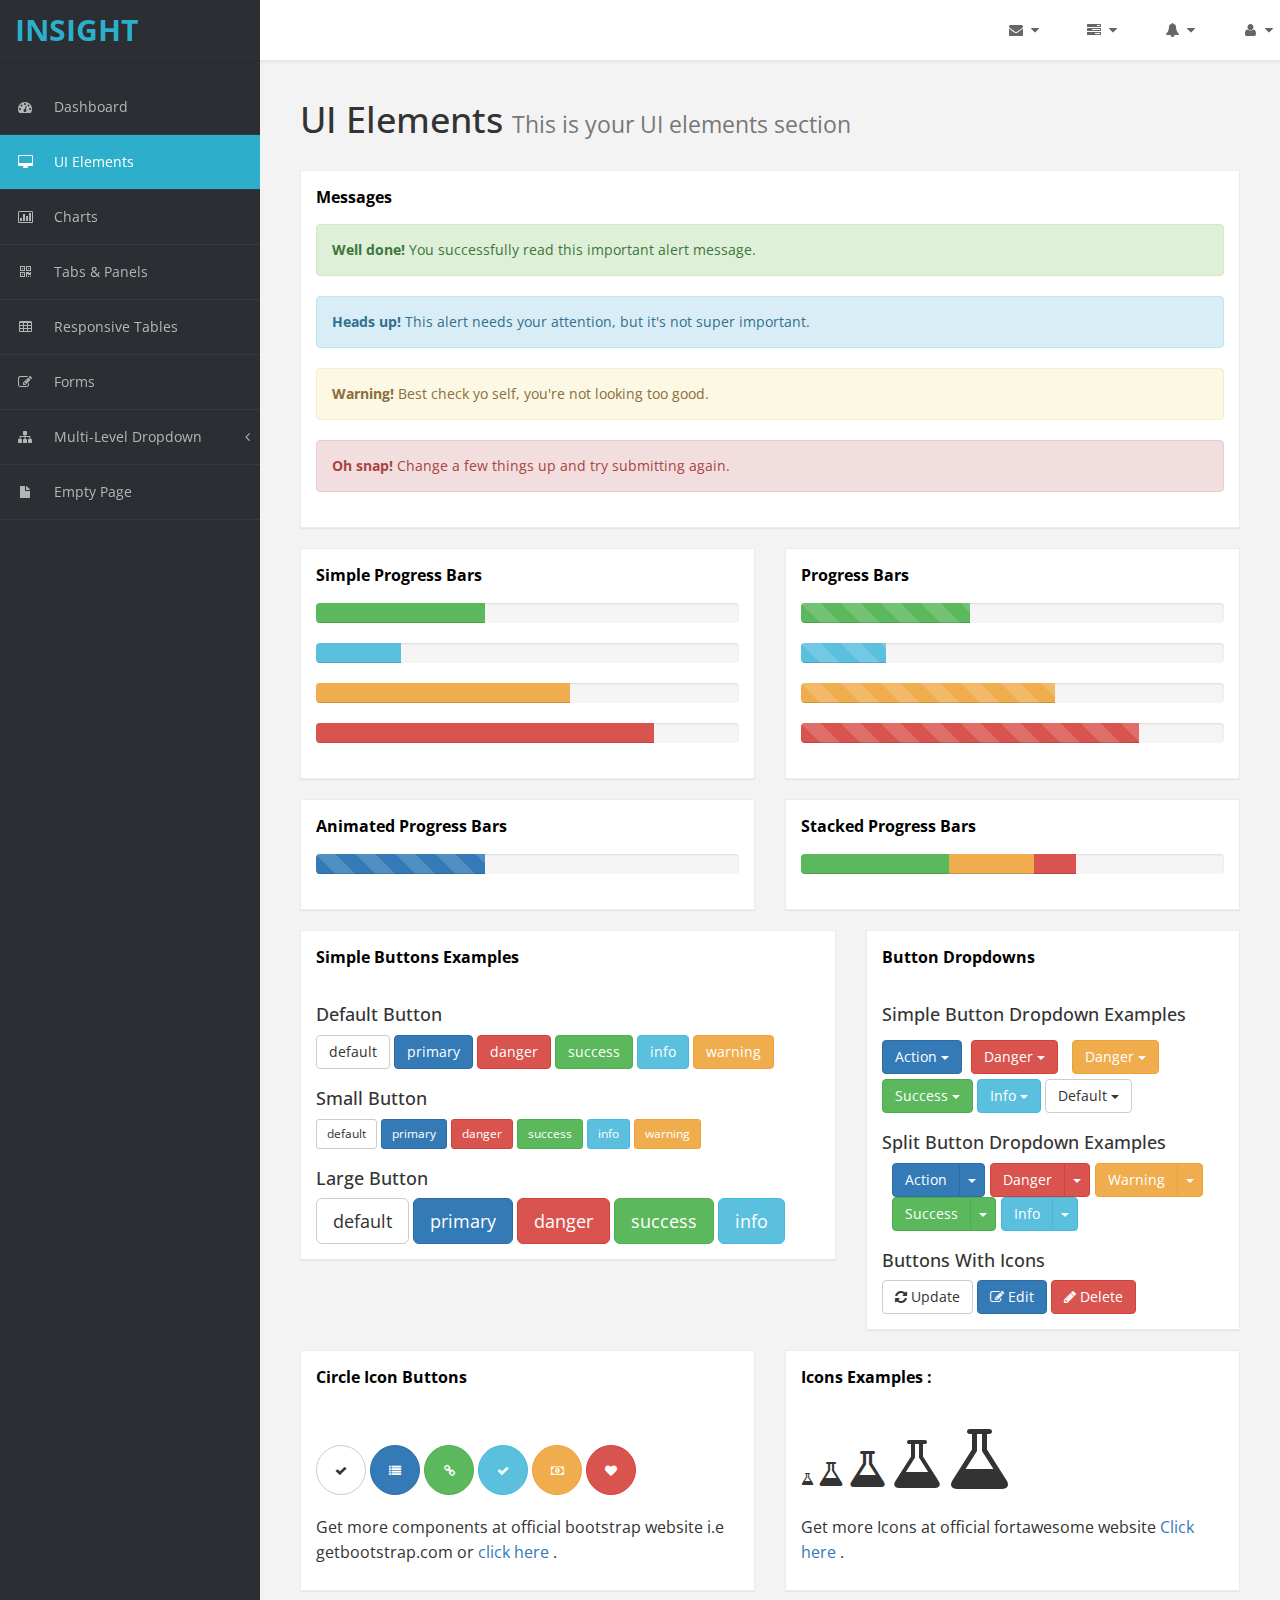
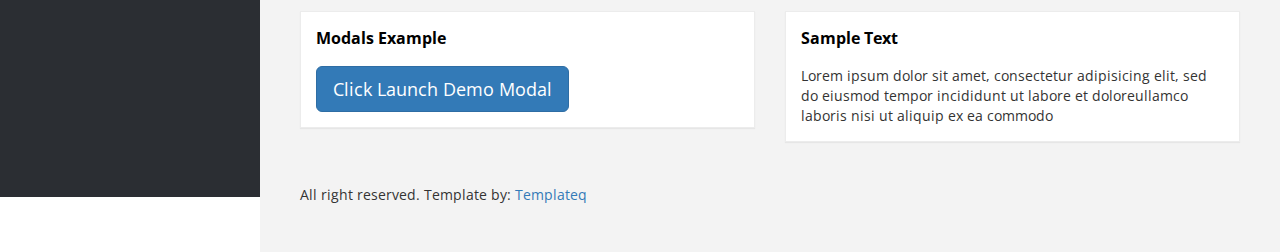
<file: insight-dashboard-free-template/ui-elements.html>
﻿<!DOCTYPE html>
<html xmlns="http://www.w3.org/1999/xhtml">
<head>
      <meta charset="utf-8" />
    <meta name="viewport" content="width=device-width, initial-scale=1.0" />
    <title>Free Bootstrap Admin Template : Insight</title>
	<!-- Bootstrap Styles-->
    <link href="assets/css/bootstrap.css" rel="stylesheet" />
     <!-- FontAwesome Styles-->
    <link href="assets/css/font-awesome.css" rel="stylesheet" />
        <!-- Custom Styles-->
    <link href="assets/css/custom-styles.css" rel="stylesheet" />
     <!-- Google Fonts-->
   <link href='http://fonts.googleapis.com/css?family=Open+Sans' rel='stylesheet' type='text/css' />
</head>
<body>
    <div id="wrapper">
        <nav class="navbar navbar-default top-navbar" role="navigation">
            <div class="navbar-header">
                <button type="button" class="navbar-toggle" data-toggle="collapse" data-target=".sidebar-collapse">
                    <span class="sr-only">Toggle navigation</span>
                    <span class="icon-bar"></span>
                    <span class="icon-bar"></span>
                    <span class="icon-bar"></span>
                </button>
                <a class="navbar-brand" href="index.html"><b>In</b>sight</a>
            </div>

            <ul class="nav navbar-top-links navbar-right">
                <li class="dropdown">
                    <a class="dropdown-toggle" data-toggle="dropdown" href="#" aria-expanded="false">
                        <i class="fa fa-envelope fa-fw"></i> <i class="fa fa-caret-down"></i>
                    </a>
                    <ul class="dropdown-menu dropdown-messages">
                        <li>
                            <a href="#">
                                <div>
                                    <strong>John Doe</strong>
                                    <span class="pull-right text-muted">
                                        <em>Today</em>
                                    </span>
                                </div>
                                <div>Lorem Ipsum has been the industry's standard dummy text ever since the 1500s...</div>
                            </a>
                        </li>
                        <li class="divider"></li>
                        <li>
                            <a href="#">
                                <div>
                                    <strong>John Smith</strong>
                                    <span class="pull-right text-muted">
                                        <em>Yesterday</em>
                                    </span>
                                </div>
                                <div>Lorem Ipsum has been the industry's standard dummy text ever since an kwilnw...</div>
                            </a>
                        </li>
                        <li class="divider"></li>
                        <li>
                            <a href="#">
                                <div>
                                    <strong>John Smith</strong>
                                    <span class="pull-right text-muted">
                                        <em>Yesterday</em>
                                    </span>
                                </div>
                                <div>Lorem Ipsum has been the industry's standard dummy text ever since the...</div>
                            </a>
                        </li>
                        <li class="divider"></li>
                        <li>
                            <a class="text-center" href="#">
                                <strong>Read All Messages</strong>
                                <i class="fa fa-angle-right"></i>
                            </a>
                        </li>
                    </ul>
                    <!-- /.dropdown-messages -->
                </li>
                <!-- /.dropdown -->
                <li class="dropdown">
                    <a class="dropdown-toggle" data-toggle="dropdown" href="#" aria-expanded="false">
                        <i class="fa fa-tasks fa-fw"></i> <i class="fa fa-caret-down"></i>
                    </a>
                    <ul class="dropdown-menu dropdown-tasks">
                        <li>
                            <a href="#">
                                <div>
                                    <p>
                                        <strong>Task 1</strong>
                                        <span class="pull-right text-muted">60% Complete</span>
                                    </p>
                                    <div class="progress progress-striped active">
                                        <div class="progress-bar progress-bar-success" role="progressbar" aria-valuenow="60" aria-valuemin="0" aria-valuemax="100" style="width: 60%">
                                            <span class="sr-only">60% Complete (success)</span>
                                        </div>
                                    </div>
                                </div>
                            </a>
                        </li>
                        <li class="divider"></li>
                        <li>
                            <a href="#">
                                <div>
                                    <p>
                                        <strong>Task 2</strong>
                                        <span class="pull-right text-muted">28% Complete</span>
                                    </p>
                                    <div class="progress progress-striped active">
                                        <div class="progress-bar progress-bar-info" role="progressbar" aria-valuenow="28" aria-valuemin="0" aria-valuemax="100" style="width: 28%">
                                            <span class="sr-only">28% Complete</span>
                                        </div>
                                    </div>
                                </div>
                            </a>
                        </li>
                        <li class="divider"></li>
                        <li>
                            <a href="#">
                                <div>
                                    <p>
                                        <strong>Task 3</strong>
                                        <span class="pull-right text-muted">60% Complete</span>
                                    </p>
                                    <div class="progress progress-striped active">
                                        <div class="progress-bar progress-bar-warning" role="progressbar" aria-valuenow="60" aria-valuemin="0" aria-valuemax="100" style="width: 60%">
                                            <span class="sr-only">60% Complete (warning)</span>
                                        </div>
                                    </div>
                                </div>
                            </a>
                        </li>
                        <li class="divider"></li>
                        <li>
                            <a href="#">
                                <div>
                                    <p>
                                        <strong>Task 4</strong>
                                        <span class="pull-right text-muted">85% Complete</span>
                                    </p>
                                    <div class="progress progress-striped active">
                                        <div class="progress-bar progress-bar-danger" role="progressbar" aria-valuenow="85" aria-valuemin="0" aria-valuemax="100" style="width: 85%">
                                            <span class="sr-only">85% Complete (danger)</span>
                                        </div>
                                    </div>
                                </div>
                            </a>
                        </li>
                        <li class="divider"></li>
                        <li>
                            <a class="text-center" href="#">
                                <strong>See All Tasks</strong>
                                <i class="fa fa-angle-right"></i>
                            </a>
                        </li>
                    </ul>
                    <!-- /.dropdown-tasks -->
                </li>
                <!-- /.dropdown -->
                <li class="dropdown">
                    <a class="dropdown-toggle" data-toggle="dropdown" href="#" aria-expanded="false">
                        <i class="fa fa-bell fa-fw"></i> <i class="fa fa-caret-down"></i>
                    </a>
                    <ul class="dropdown-menu dropdown-alerts">
                        <li>
                            <a href="#">
                                <div>
                                    <i class="fa fa-comment fa-fw"></i> New Comment
                                    <span class="pull-right text-muted small">4 min</span>
                                </div>
                            </a>
                        </li>
                        <li class="divider"></li>
                        <li>
                            <a href="#">
                                <div>
                                    <i class="fa fa-twitter fa-fw"></i> 3 New Followers
                                    <span class="pull-right text-muted small">12 min</span>
                                </div>
                            </a>
                        </li>
                        <li class="divider"></li>
                        <li>
                            <a href="#">
                                <div>
                                    <i class="fa fa-envelope fa-fw"></i> Message Sent
                                    <span class="pull-right text-muted small">4 min</span>
                                </div>
                            </a>
                        </li>
                        <li class="divider"></li>
                        <li>
                            <a href="#">
                                <div>
                                    <i class="fa fa-tasks fa-fw"></i> New Task
                                    <span class="pull-right text-muted small">4 min</span>
                                </div>
                            </a>
                        </li>
                        <li class="divider"></li>
                        <li>
                            <a href="#">
                                <div>
                                    <i class="fa fa-upload fa-fw"></i> Server Rebooted
                                    <span class="pull-right text-muted small">4 min</span>
                                </div>
                            </a>
                        </li>
                        <li class="divider"></li>
                        <li>
                            <a class="text-center" href="#">
                                <strong>See All Alerts</strong>
                                <i class="fa fa-angle-right"></i>
                            </a>
                        </li>
                    </ul>
                    <!-- /.dropdown-alerts -->
                </li>
                <!-- /.dropdown -->
                <li class="dropdown">
                    <a class="dropdown-toggle" data-toggle="dropdown" href="#" aria-expanded="false">
                        <i class="fa fa-user fa-fw"></i> <i class="fa fa-caret-down"></i>
                    </a>
                    <ul class="dropdown-menu dropdown-user">
                        <li><a href="#"><i class="fa fa-user fa-fw"></i> User Profile</a>
                        </li>
                        <li><a href="#"><i class="fa fa-gear fa-fw"></i> Settings</a>
                        </li>
                        <li class="divider"></li>
                        <li><a href="#"><i class="fa fa-sign-out fa-fw"></i> Logout</a>
                        </li>
                    </ul>
                    <!-- /.dropdown-user -->
                </li>
                <!-- /.dropdown -->
            </ul>
        </nav>
        <!--/. NAV TOP  -->
        <nav class="navbar-default navbar-side" role="navigation">
            <div class="sidebar-collapse">
                <ul class="nav" id="main-menu">

                    <li>
                        <a href="index.html"><i class="fa fa-dashboard"></i> Dashboard</a>
                    </li>
                    <li>
                        <a href="ui-elements.html" class="active-menu"><i class="fa fa-desktop"></i> UI Elements</a>
                    </li>
					<li>
                        <a href="chart.html"><i class="fa fa-bar-chart-o"></i> Charts</a>
                    </li>
                    <li>
                        <a href="tab-panel.html"><i class="fa fa-qrcode"></i> Tabs & Panels</a>
                    </li>
                    
                    <li>
                        <a href="table.html"><i class="fa fa-table"></i> Responsive Tables</a>
                    </li>
                    <li>
                        <a href="form.html"><i class="fa fa-edit"></i> Forms </a>
                    </li>


                    <li>
                        <a href="#"><i class="fa fa-sitemap"></i> Multi-Level Dropdown<span class="fa arrow"></span></a>
                        <ul class="nav nav-second-level">
                            <li>
                                <a href="#">Second Level Link</a>
                            </li>
                            <li>
                                <a href="#">Second Level Link</a>
                            </li>
                            <li>
                                <a href="#">Second Level Link<span class="fa arrow"></span></a>
                                <ul class="nav nav-third-level">
                                    <li>
                                        <a href="#">Third Level Link</a>
                                    </li>
                                    <li>
                                        <a href="#">Third Level Link</a>
                                    </li>
                                    <li>
                                        <a href="#">Third Level Link</a>
                                    </li>

                                </ul>

                            </li>
                        </ul>
                    </li>
                    <li>
                        <a href="empty.html"><i class="fa fa-fw fa-file"></i> Empty Page</a>
                    </li>
                </ul>

            </div>

        </nav>
        <!-- /. NAV SIDE  -->
        <div id="page-wrapper" >
            <div id="page-inner">
			 <div class="row">
                    <div class="col-md-12">
                        <h1 class="page-header">
                            UI Elements <small>This is your UI elements section</small>
                        </h1>
                    </div>
                </div> 
                 <!-- /. ROW  -->
				 
				
			<div class="row">

			  <div class="col-md-12">
			<div class="panel panel-default">
				<div class="panel-heading">
				 Messages
				</div>        
							  
							<div class="panel-body"> 
								<div class="alert alert-success">
									<strong>Well done!</strong> You successfully read this important alert message.
								</div>
								<div class="alert alert-info">
									<strong>Heads up!</strong> This alert needs your attention, but it's not super important.
								</div>
								<div class="alert alert-warning">
									<strong>Warning!</strong> Best check yo self, you're not looking too good.
								</div>
								<div class="alert alert-danger">
									<strong>Oh snap!</strong> Change a few things up and try submitting again.
								</div>
							</div>
				</div>
			</div>						
				</div>								
									
				  <div class="row">
                    <div class="col-md-6">
                        <div class="panel panel-default">
                        <div class="panel-heading">
                            Simple Progress Bars 
                        </div>
                       
                        <div class="panel-body">
                       <div class="progress">
  <div class="progress-bar progress-bar-success" role="progressbar" aria-valuenow="40" aria-valuemin="0" aria-valuemax="100" style="width: 40%">
    <span class="sr-only">40% Complete (success)</span>
  </div>
</div>
<div class="progress">
  <div class="progress-bar progress-bar-info" role="progressbar" aria-valuenow="20" aria-valuemin="0" aria-valuemax="100" style="width: 20%">
    <span class="sr-only">20% Complete</span>
  </div>
</div>
<div class="progress">
  <div class="progress-bar progress-bar-warning" role="progressbar" aria-valuenow="60" aria-valuemin="0" aria-valuemax="100" style="width: 60%">
    <span class="sr-only">60% Complete (warning)</span>
  </div>
</div>
<div class="progress">
  <div class="progress-bar progress-bar-danger" role="progressbar" aria-valuenow="80" aria-valuemin="0" aria-valuemax="100" style="width: 80%">
    <span class="sr-only">80% Complete</span>
  </div>
</div>
                            </div>
                            </div>
                    </div>
                    <div class="col-md-6">
                        <div class="panel panel-default">
                        <div class="panel-heading">
                            Progress Bars 
                        </div>
                       
                        <div class="panel-body">
                       <div class="progress progress-striped">
  <div class="progress-bar progress-bar-success" role="progressbar" aria-valuenow="40" aria-valuemin="0" aria-valuemax="100" style="width: 40%">
    <span class="sr-only">40% Complete (success)</span>
  </div>
</div>
<div class="progress progress-striped">
  <div class="progress-bar progress-bar-info" role="progressbar" aria-valuenow="20" aria-valuemin="0" aria-valuemax="100" style="width: 20%">
    <span class="sr-only">20% Complete</span>
  </div>
</div>
<div class="progress progress-striped">
  <div class="progress-bar progress-bar-warning" role="progressbar" aria-valuenow="60" aria-valuemin="0" aria-valuemax="100" style="width: 60%">
    <span class="sr-only">60% Complete (warning)</span>
  </div>
</div>
<div class="progress progress-striped">
  <div class="progress-bar progress-bar-danger" role="progressbar" aria-valuenow="80" aria-valuemin="0" aria-valuemax="100" style="width: 80%">
    <span class="sr-only">80% Complete</span>
  </div>
</div>
                            </div>
                            </div>
                    </div>
                </div>
                 <!-- /. ROW  -->
				 	<div class="row">
                    <div class="col-md-6">
                        <div class="panel panel-default">
                        <div class="panel-heading">
                            Animated Progress Bars 
                        </div>
                       
                        <div class="panel-body">
                       <div class="progress progress-striped active">
  <div class="progress-bar progress-bar-primary" role="progressbar" aria-valuenow="40" aria-valuemin="0" aria-valuemax="100" style="width: 40%">
    <span class="sr-only">40% Complete (success)</span>
  </div>
</div>
                            </div>
                            </div>
                    </div>
                      <div class="col-md-6">
                        <div class="panel panel-default">
                        <div class="panel-heading">
                            Stacked Progress Bars 
                        </div>
                       
                        <div class="panel-body">
                       <div class="progress">
  <div class="progress-bar progress-bar-success" style="width: 35%">
    <span class="sr-only">35% Complete (success)</span>
  </div>
  <div class="progress-bar progress-bar-warning" style="width: 20%">
    <span class="sr-only">20% Complete (warning)</span>
  </div>
  <div class="progress-bar progress-bar-danger" style="width: 10%">
    <span class="sr-only">10% Complete (danger)</span>
  </div>
</div>
                            </div>
                            </div>
                    </div>
                </div>				
                 <div class="row">
                    
                      <div class="col-md-7">
                    <div class="panel panel-default">
                        <div class="panel-heading">
                         Simple Buttons Examples
                        </div>        
                                      
                                    <div class="panel-body"> 

                    <h4>Default Button</h4>
                    <a href="#" class="btn btn-default">default</a>
                    <a href="#" class="btn btn-primary">primary</a>
                    <a href="#" class="btn btn-danger">danger</a>
                    <a href="#" class="btn btn-success">success</a>
                    <a href="#" class="btn btn-info">info</a>
                    <a href="#" class="btn btn-warning">warning</a>

                  
                    <h4>Small Button</h4>
                    <a href="#" class="btn btn-default btn-sm">default</a>
                    <a href="#" class="btn btn-primary btn-sm">primary</a>
                    <a href="#" class="btn btn-danger btn-sm">danger</a>
                    <a href="#" class="btn btn-success btn-sm">success</a>
                    <a href="#" class="btn btn-info btn-sm">info</a>
                    <a href="#" class="btn btn-warning btn-sm">warning</a>

                   
                    <h4>Large Button</h4>

                    <a href="#" class="btn btn-default btn-lg">default</a>
                    <a href="#" class="btn btn-primary btn-lg">primary</a>
                    <a href="#" class="btn btn-danger btn-lg">danger</a>
                    <a href="#" class="btn btn-success btn-lg">success</a>
                    <a href="#" class="btn btn-info btn-lg">info</a>

                   
                </div>
            </div>
                          </div>
                     <div class="col-md-5">
                      <div class="panel panel-default">
                        <div class="panel-heading">
                           Button Dropdowns
                        </div>        
                                      
                                    <div class="panel-body"> 
                                          <h4>Simple Button Dropdown Examples </h4>  
                                       <div style="margin-top: 10px;">
											
											<div class="btn-group">
											  <button data-toggle="dropdown" class="btn btn-primary dropdown-toggle">Action <span class="caret"></span></button>
											  <ul class="dropdown-menu">
												<li><a href="#">Action</a></li>
												<li><a href="#">Another action</a></li>
												<li><a href="#">Something else here</a></li>
												<li class="divider"></li>
												<li><a href="#">Separated link</a></li>
											  </ul>
											</div>
											<div style="margin:5px;" class="btn-group">
											  <button data-toggle="dropdown" class="btn btn-danger dropdown-toggle">Danger <span class="caret"></span></button>
											  <ul class="dropdown-menu">
												<li><a href="#">Action</a></li>
												<li><a href="#">Another action</a></li>
												<li><a href="#">Something else here</a></li>
												<li class="divider"></li>
												<li><a href="#">Separated link</a></li>
											  </ul>
											</div>
                                           <div style="margin:5px;" class="btn-group">
											  <button data-toggle="dropdown" class="btn btn-warning dropdown-toggle">Danger <span class="caret"></span></button>
											  <ul class="dropdown-menu">
												<li><a href="#">Action</a></li>
												<li><a href="#">Another action</a></li>
												<li><a href="#">Something else here</a></li>
												<li class="divider"></li>
												<li><a href="#">Separated link</a></li>
											  </ul>
											</div>
										 
                                               
                                              	<div class="btn-group">
											  <button data-toggle="dropdown" class="btn btn-success dropdown-toggle">Success <span class="caret"></span></button>
											  <ul class="dropdown-menu">
												<li><a href="#">Action</a></li>
												<li><a href="#">Another action</a></li>
												<li><a href="#">Something else here</a></li>
												<li class="divider"></li>
												<li><a href="#">Separated link</a></li>
											  </ul>
											</div>
											<div class="btn-group">
											  <button data-toggle="dropdown" class="btn btn-info dropdown-toggle">Info <span class="caret"></span></button>
											  <ul class="dropdown-menu">
												<li><a href="#">Action</a></li>
												<li><a href="#">Another action</a></li>
												<li><a href="#">Something else here</a></li>
												<li class="divider"></li>
												<li><a href="#">Separated link</a></li>
											  </ul>
											</div>
											<div class="btn-group">
											  <button data-toggle="dropdown" class="btn btn-default dropdown-toggle">Default <span class="caret"></span></button>
											  <ul class="dropdown-menu">
												<li><a href="#">Action</a></li>
												<li><a href="#">Another action</a></li>
												<li><a href="#">Something else here</a></li>
												<li class="divider"></li>
												<li><a href="#">Separated link</a></li>
											  </ul>
											</div>
										  </div>
                                       
                                       <h4>Split Button Dropdown Examples </h4>
                                      
                                       <div style="margin:5px;" class="btn-toolbar">
										
										<div class="btn-group">
										  <button class="btn btn-primary">Action</button>
										  <button data-toggle="dropdown" class="btn btn-primary dropdown-toggle"><span class="caret"></span></button>
										  <ul class="dropdown-menu">
											<li><a href="#">Action</a></li>
											<li><a href="#">Another action</a></li>
											<li><a href="#">Something else here</a></li>
											<li class="divider"></li>
											<li><a href="#">Separated link</a></li>
										  </ul>
										</div>
										<div class="btn-group">
										  <button class="btn btn-danger">Danger</button>
										  <button data-toggle="dropdown" class="btn btn-danger dropdown-toggle"><span class="caret"></span></button>
										  <ul class="dropdown-menu">
											<li><a href="#">Action</a></li>
											<li><a href="#">Another action</a></li>
											<li><a href="#">Something else here</a></li>
											<li class="divider"></li>
											<li><a href="#">Separated link</a></li>
										  </ul>
										</div>
                                           <div class="btn-group">
										  <button class="btn btn-warning">Warning</button>
										  <button data-toggle="dropdown" class="btn btn-warning dropdown-toggle"><span class="caret"></span></button>
										  <ul class="dropdown-menu">
											<li><a href="#">Action</a></li>
											<li><a href="#">Another action</a></li>
											<li><a href="#">Something else here</a></li>
											<li class="divider"></li>
											<li><a href="#">Separated link</a></li>
										  </ul>
										</div>
									 
										<div class="btn-group">
										  <button class="btn btn-success">Success</button>
										  <button data-toggle="dropdown" class="btn btn-success dropdown-toggle"><span class="caret"></span></button>
										  <ul class="dropdown-menu">
											<li><a href="#">Action</a></li>
											<li><a href="#">Another action</a></li>
											<li><a href="#">Something else here</a></li>
											<li class="divider"></li>
											<li><a href="#">Separated link</a></li>
										  </ul>
										</div>
										<div class="btn-group">
										  <button class="btn btn-info">Info</button>
										  <button data-toggle="dropdown" class="btn btn-info dropdown-toggle"><span class="caret"></span></button>
										  <ul class="dropdown-menu">
											<li><a href="#">Action</a></li>
											<li><a href="#">Another action</a></li>
											<li><a href="#">Something else here</a></li>
											<li class="divider"></li>
											<li><a href="#">Separated link</a></li>
										  </ul>
										</div>
									   
									  </div>
                                       

                                       <h4>Buttons With Icons</h4>                                       
										
											<button class="btn btn-default"><i class=" fa fa-refresh "></i> Update</button>
											<button class="btn btn-primary"><i class="fa fa-edit "></i> Edit</button>
											<button class="btn btn-danger"><i class="fa fa-pencil"></i> Delete</button>
										
															
									

                                        </div>
                                    </div>
                    </div>
                    </div>
                <!-- /. ROW  -->
                <div class="row">
                    <div class="col-md-6">
                        <div class="panel panel-default">
                        <div class="panel-heading">
                            Circle Icon Buttons 
                        </div>
                       
                        <div class="panel-body">
                             <br /> <br />
                            <button type="button" class="btn btn-default btn-circle"><i class="fa fa-check"></i>
                            </button>
                            <button type="button" class="btn btn-primary btn-circle"><i class="fa fa-list"></i>
                            </button>
                            <button type="button" class="btn btn-success btn-circle"><i class="fa fa-link"></i>
                            </button>
                            <button type="button" class="btn btn-info btn-circle"><i class="fa fa-check"></i>
                            </button>
                            <button type="button" class="btn btn-warning btn-circle"><i class="fa fa-money"></i>
                            </button>
                            <button type="button" class="btn btn-danger btn-circle"><i class="fa fa-heart"></i>
                            </button>
                           <br />
                             <p>
                        Get more components at official bootstrap website i.e getbootstrap.com or <a href="http://getbootstrap.com/components/" target="_blank">click here</a> .  
                        </p>
                        </div>
                        
                    </div>
                    </div>
                    <div class="col-md-6">
                        <div class="panel panel-default">
                        <div class="panel-heading">
                            Icons Examples : 
                        </div>
                       
                        <div class="panel-body">
                            <br />  
                            <i class="fa fa-flask "></i>
                            
                             <i class="fa fa-flask fa-2x"></i>
                              <i class="fa fa-flask fa-3x"></i>
                              <i class="fa fa-flask fa-4x"></i>
                              <i class="fa fa-flask fa-5x"></i>
                              <br />
                              <p>
                        Get more Icons at official fortawesome website   <a href="http://fortawesome.github.io/Font-Awesome/" target="_blank" >Click here</a> . 
                        </p>
                        </div>
                        
                    </div>
                    </div>
                </div>
                 <!-- /. ROW  -->
                
                <div class="row">
                    <div class="col-md-6">
                       
                     <!--  Modals-->
                    <div class="panel panel-default">
                        <div class="panel-heading">
                            Modals Example
                        </div>
                        <div class="panel-body">
                            <button class="btn btn-primary btn-lg" data-toggle="modal" data-target="#myModal">
                              Click  Launch Demo Modal
                            </button>
                            <div class="modal fade" id="myModal" tabindex="-1" role="dialog" aria-labelledby="myModalLabel" aria-hidden="true">
                                <div class="modal-dialog">
                                    <div class="modal-content">
                                        <div class="modal-header">
                                            <button type="button" class="close" data-dismiss="modal" aria-hidden="true">&times;</button>
                                            <h4 class="modal-title" id="myModalLabel">Modal title Here</h4>
                                        </div>
                                        <div class="modal-body">
                                            Lorem ipsum dolor sit amet, consectetur adipisicing elit, sed do eiusmod tempor incididunt ut labore et dolore magna aliqua. Ut enim ad minim veniam, quis nostrud exercitation ullamco laboris nisi ut aliquip ex ea commodo consequat. Duis aute irure dolor in reprehenderit in voluptate velit esse cillum dolore eu fugiat nulla pariatur. Excepteur sint occaecat cupidatat non proident, sunt in culpa qui officia deserunt mollit anim id est laborum.
                                        </div>
                                        <div class="modal-footer">
                                            <button type="button" class="btn btn-default" data-dismiss="modal">Close</button>
                                            <button type="button" class="btn btn-primary">Save changes</button>
                                        </div>
                                    </div>
                                </div>
                            </div>
                        </div>
                    </div>
                     <!-- End Modals-->
                
                    </div>
                     <div class="col-md-6">
                          <div class="panel panel-default">
                        <div class="panel-heading">
                            Sample Text
                        </div>
                        <div class="panel-body">
                          Lorem ipsum dolor sit amet, consectetur adipisicing elit, sed do eiusmod tempor incididunt ut labore et doloreullamco laboris nisi ut aliquip ex ea commodo
                           
                             </div>
                              </div>
                     </div>
                </div>
                <!-- /. ROW  -->
				<footer><p>All right reserved. Template by: <a href="http://Templateq.com">Templateq</a></p></footer>
				</div>
             <!-- /. PAGE INNER  -->
            </div>
         <!-- /. PAGE WRAPPER  -->
        </div>
     <!-- /. WRAPPER  -->
    <!-- JS Scripts-->
    <!-- jQuery Js -->
    <script src="assets/js/jquery-1.10.2.js"></script>
      <!-- Bootstrap Js -->
    <script src="assets/js/bootstrap.min.js"></script>
    <!-- Metis Menu Js -->
    <script src="assets/js/jquery.metisMenu.js"></script>
      <!-- Custom Js -->
    <script src="assets/js/custom-scripts.js"></script>
 
</body>
</html>
</file>
<file: insight-dashboard-free-template/assets/css/custom-styles.css>
/*----------------------------------------------
    COMMON  STYLES    
------------------------------------------------*/
body {
    font-family: 'Open Sans', sans-serif;
}

 #wrapper {
    width: 100%;
    background: #2b2e33;
}

#page-wrapper {
    padding: 15px 15px;
    min-height: 600px;
    background: #f3f3f3;
   
}
#page-inner {
    width:100%;
    margin:10px 20px 10px 0px;
    background-color:transparent;
    padding:10px;
    min-height:1200px;
}

.text-center {
    text-align:center;
}
.no-boder {
    border:1px solid #f3f3f3;
}

h1, .h1, h2, .h2, h3, .h3 {
margin-top: 7px;
margin-bottom: -5px;
}
h2 {
    color: #000;
}
h4 {
    padding-top:10px;
}
.square-btn-adjust {
    border: 0px solid transparent; 
   -webkit-border-radius: 0px;
-moz-border-radius: 0px;
border-radius: 0px;

}
p {
    font-size:16px;
    line-height:25px;
    padding-top:20px;
}
.panel{
border-radius:0px;
}
.navbar-side .nav > li > a > i{
color: #B5B5B5;
padding: 8px;
width: 30px;
text-align: center;
}
.top-navbar{
position: fixed;
  width: 100%;
  z-index: 300;
    -webkit-box-shadow: 0 3px 3px rgba(0, 0, 0, 0.05);
  -moz-box-shadow: 0 3px 3px rgba(0, 0, 0, 0.05);
  box-shadow: 0 3px 3px rgba(0, 0, 0, 0.05);
}
.navbar-side {
  z-index: 1;
  position: fixed;
  width: 260px;
  top: 80px;
}
#page-wrapper {
  position: relative;
  top: 55px;
}
.top-navbar .nav > li > a:hover, .top-navbar .nav > li > a:focus {
text-decoration: none;
background-color: #2497BA;
color: #fff;
}
.nav .open > a, .nav .open > a:hover, .nav .open > a:focus {
background-color: #2497BA;
border-color: #428bca;
}
.breadcrumb {
padding: 0;
margin-bottom: 20px;
list-style: none;
/* background-color: #FAFAFA; */
border-radius: 0;
}
/*----------------------------------------------
   DASHBOARD STYLES    
------------------------------------------------*/
.page-header {
padding-bottom: 9px;
margin: 10px 0 20px;
border-bottom: 1px solid transparent;
}
.panel-left{  
width: 35%;
height: 158px;
background: #5CB85C;
}
.panel-left .fa-5x {
font-size: 11em;
color: rgba(255, 255, 255, 0.15);
padding: 40px 0;
margin-bottom:30px;
}
.panel-right{ 
width: 65%;
height: 158px;
background: transparent;
margin-bottom: 0;
color: #fff;
}
.panel-right h3{  
font-size: 50px;
padding: 31px 10px 13px;
color: rgba(255, 255, 255, 0.96);
}
.panel-back {
    background-color:#fff;

}
.panel-default {
  border-color: #ECECEC;
}
.panel-default > .panel-heading {
color: #000;
border-color: #FFF;
font-weight:bold;
background: #FFFFFF;
font-size: 16px;
}
.panel-heading {
  padding: 15px 15px 0px;
  border-bottom: 1px solid transparent;
  border-top-left-radius: 3px;
  border-top-right-radius: 3px;
}
.jumbotron, .well{
background:#fff;
}
   .noti-box {
min-height: 100px;
padding: 20px;
}

    .noti-box .icon-box {
display: block;
float: left;
margin: 0 15px 10px 0;
width: 70px;
height: 70px;
line-height: 75px;
vertical-align: middle;
text-align: center;
font-size: 40px;
}
.text-box p{
    margin: 0 0 3px;
}
.main-text {
    font-size: 25px;
    font-weight:600;
}
.set-icon {
-webkit-border-radius: 50px;
-moz-border-radius: 50px;
border-radius: 50px;

}
.panel-primary{
display:inline-block;
margin-bottom:30px;
width:100%;
}
.green {
background-color: #5cb85c;
color: #fff;
}
 .blue {
background-color: #4CB1CF;
color: #fff
}
  .red {
background-color: #F0433D;
color:#fff;
}
  .brown {
background-color: #f0ad4e;
color:#fff;
} 
 .back-footer-red {
background-color: #F0433D;
color:#fff;
border-top: 0px solid #fff;
}
 
 .icon-box-right {
display: block;
float: right;
margin: 0 15px 10px 0;
width: 70px;
height: 70px;
line-height: 75px;
vertical-align: middle;
text-align: center;
font-size: 40px;
}

 .main-temp-back {
background: #8702A8;
color: #FFFFFF;
font-size: 16px;
font-weight: 300;
text-align: center;
}
 .main-temp-back .text-temp {
font-size: 40px;
}
.back-dash {
    padding:20px;
    font-size:20px;
    font-weight:500;
  -webkit-border-radius: 0px;
-moz-border-radius: 0px;
border-radius: 0px;
background-color:#2EA7EB;
color:#fff;
}
    .back-dash p {
        padding-top:16px;
        font-size:13px;
        color:#fff;
        line-height:25px;
        text-align:justify;
    }

     .color-bottom-txt {
   color: #000;
font-size: 16px;
line-height: 30px;
}
     /*CHAT PANEL*/
/*Charts*/

.main-chart {
	background: #fff;
}

.easypiechart-panel {
	text-align: center;
	padding: 1px 0;
	margin-bottom: 20px;
}

.placeholder h2 {
	margin-bottom: 0px;
}

.donut {
	width: 100%;
}

.easypiechart {
	position: relative;
	text-align: center;
	width: 120px;
	height: 120px;
	margin: 20px auto 10px auto;
}

.easypiechart .percent {
	display: block;
	position: absolute;
	font-size: 26px;
	top: 38px;
	width: 120px;
}

#easypiechart-blue .percent { color: #30a5ff;}
#easypiechart-teal .percent { color: #1ebfae;}
#easypiechart-orange .percent { color: #ffb53e;}
#easypiechart-red .percent { color: #ef4040;}

	 
 .chat-panel .panel-body {
height: 450px;
overflow-y: scroll;
}
 .chat-box {
margin: 0;
padding: 0;
list-style: none;
}
 .chat-box li {
margin-bottom: 15px;
padding-bottom: 5px;
border-bottom: 1px dotted #808080;
}
 .chat-box li.left .chat-body {
margin-left: 90px;
}
 .chat-box li .chat-body p {
margin: 0;
color: #8d8888;
}
.chat-img>img {
    margin-left:20px;
}
footer p{
font-size: 14px;
}
/*----------------------------------------------
    MENU STYLES    
------------------------------------------------*/


.user-image {
    margin: 25px auto;
-webkit-border-radius: 10px;
-moz-border-radius: 10px;
border-radius: 10px;
max-height:170px;
max-width:170px;
}
.top-navbar{
margin:0px;
}
.top-navbar .navbar-brand {
color: #fff;
width: 260px;
text-align: left;
height: 60px;
font-size: 30px;
font-weight: 700;
text-transform: uppercase;
line-height: 30px;
background: #32323a;
}
.navbar-brand b{
color: #2DAFCB;
}
.top-navbar .nav > li {
position: relative;
display: inline-block;
margin: 0px;
padding: 0px;
}
.top-navbar .nav > li > a {
position: relative;
display: block;
padding: 20px;
color: #FFFFFF;
margin: 0px;
}
.top-navbar .nav > li > a:hover, .top-navbar .nav > li > a:focus {
text-decoration: none;
color: #319DB5 !important;
background: transparent;
}
.top-navbar .dropdown-menu{
min-width: 230px;
border-radius: 0 0 4px 4px;
}
.top-navbar .dropdown-menu > li > a:hover, .top-navbar .dropdown-menu > li > a:focus{
color: #225081;
background:none;
}
.dropdown-tasks{
width: 255px;
}
.dropdown-tasks .progress {
height: 8px;
margin-bottom: 8px;
overflow: hidden;
background-color: #f5f5f5;
border-radius: 0px;
}
.dropdown-tasks > li > a { 
padding: 0px 15px;
}
.dropdown-tasks p {
font-size: 13px;
line-height: 21px;
padding-top: 4px;
}
.active-menu {
    background-color: #2DAFCB !important;
    color: #fff !important;
}
.active-menu i{
color: #fff !important;
}
.arrow {
    float: right;
    margin-top: 8px;
}

.fa.arrow:before {
    content: "\f104";
}

.active > a > .fa.arrow:before {
    content: "\f107";
}


.nav-second-level li,
.nav-third-level li {
    border-bottom: none !important;
}

.nav-second-level li a {
    padding-left: 37px;
}

.nav-third-level li a {
    padding-left: 55px;
}
.sidebar-collapse , .sidebar-collapse .nav{
	background:none;
}
.sidebar-collapse .nav {
	padding:0;
}
.sidebar-collapse .nav > li > a {
	color: #B5B5B5;
	background:transparent;
	text-shadow:none;
	
}
.sidebar-collapse > .nav > li > a {
	padding: 12px 10px;
}
.sidebar-collapse > .nav > li {
	border-bottom: 1px solid rgba(107, 108, 109, 0.19);
}
ul.nav.nav-second-level.collapse.in {
background: #17191B;
}
.sidebar-collapse .nav > li > a:hover,
.sidebar-collapse .nav > li > a:focus {
	 
	outline:0;
}
 
.navbar-side {
	border:none;
	background-color: transparent;
	
}
.top-navbar {
	background: #fff;
	border-bottom:none;
	
}
.top-navbar .nav > li > a > i {
margin-right: 2px;
}
.top-navbar .navbar-brand:hover { 
color: #2DAFCB;

background-color: rgb(43, 46, 51);
}
.dropdown-user li {
margin: 8px 0;
}
.navbar-default {
border:0px solid black;
     
}
.navbar-header {
    background: transparent;
}
.navbar-default .navbar-toggle:hover, .navbar-default .navbar-toggle:focus {
background-color: #B40101;
}
.navbar-default .navbar-toggle {
border-color: #fff;
}

.navbar-default .navbar-toggle .icon-bar {
background-color: #FFF;
}
.nav > li > a > i {
    margin-right:10px;
    color: #666;
}
/*----------------------------------------------
    UI ELEMENTS STYLES     
------------------------------------------------*/
.btn-circle {
width: 50px;
height: 50px;
padding: 6px 0;
 -webkit-border-radius: 25px;
-moz-border-radius: 25px;
border-radius: 25px;
text-align: center;
font-size: 12px;
line-height: 1.428571429;
}

/*----------------------------------------------
    MEDIA QUERIES     
------------------------------------------------*/
 
 @media(min-width:768px) {
     #page-wrapper{
               margin: 0 0 0 260px;
        padding: 15px 30px;
        
               min-height: 1200px;
		
    }
	
	
    .navbar-side {
        z-index: 1;
        width: 260px;
    }

   .navbar {
 border-radius: 0px; 
}
   
}
 @media(max-width:480px) {
.page-header small {
display: block;
padding-top: 14px;
font-size: 19px;
}
}
</file>
<file: insight-dashboard-free-template/assets/js/morris/morris-0.4.3.min.css>
.morris-hover{position:absolute;z-index:1000;}.morris-hover.morris-default-style{border-radius:10px;padding:6px;color:#666;background:rgba(255, 255, 255, 0.8);border:solid 2px rgba(230, 230, 230, 0.8);font-family:sans-serif;font-size:12px;text-align:center;}.morris-hover.morris-default-style .morris-hover-row-label{font-weight:bold;margin:0.25em 0;}
.morris-hover.morris-default-style .morris-hover-point{white-space:nowrap;margin:0.1em 0;}
</file>
